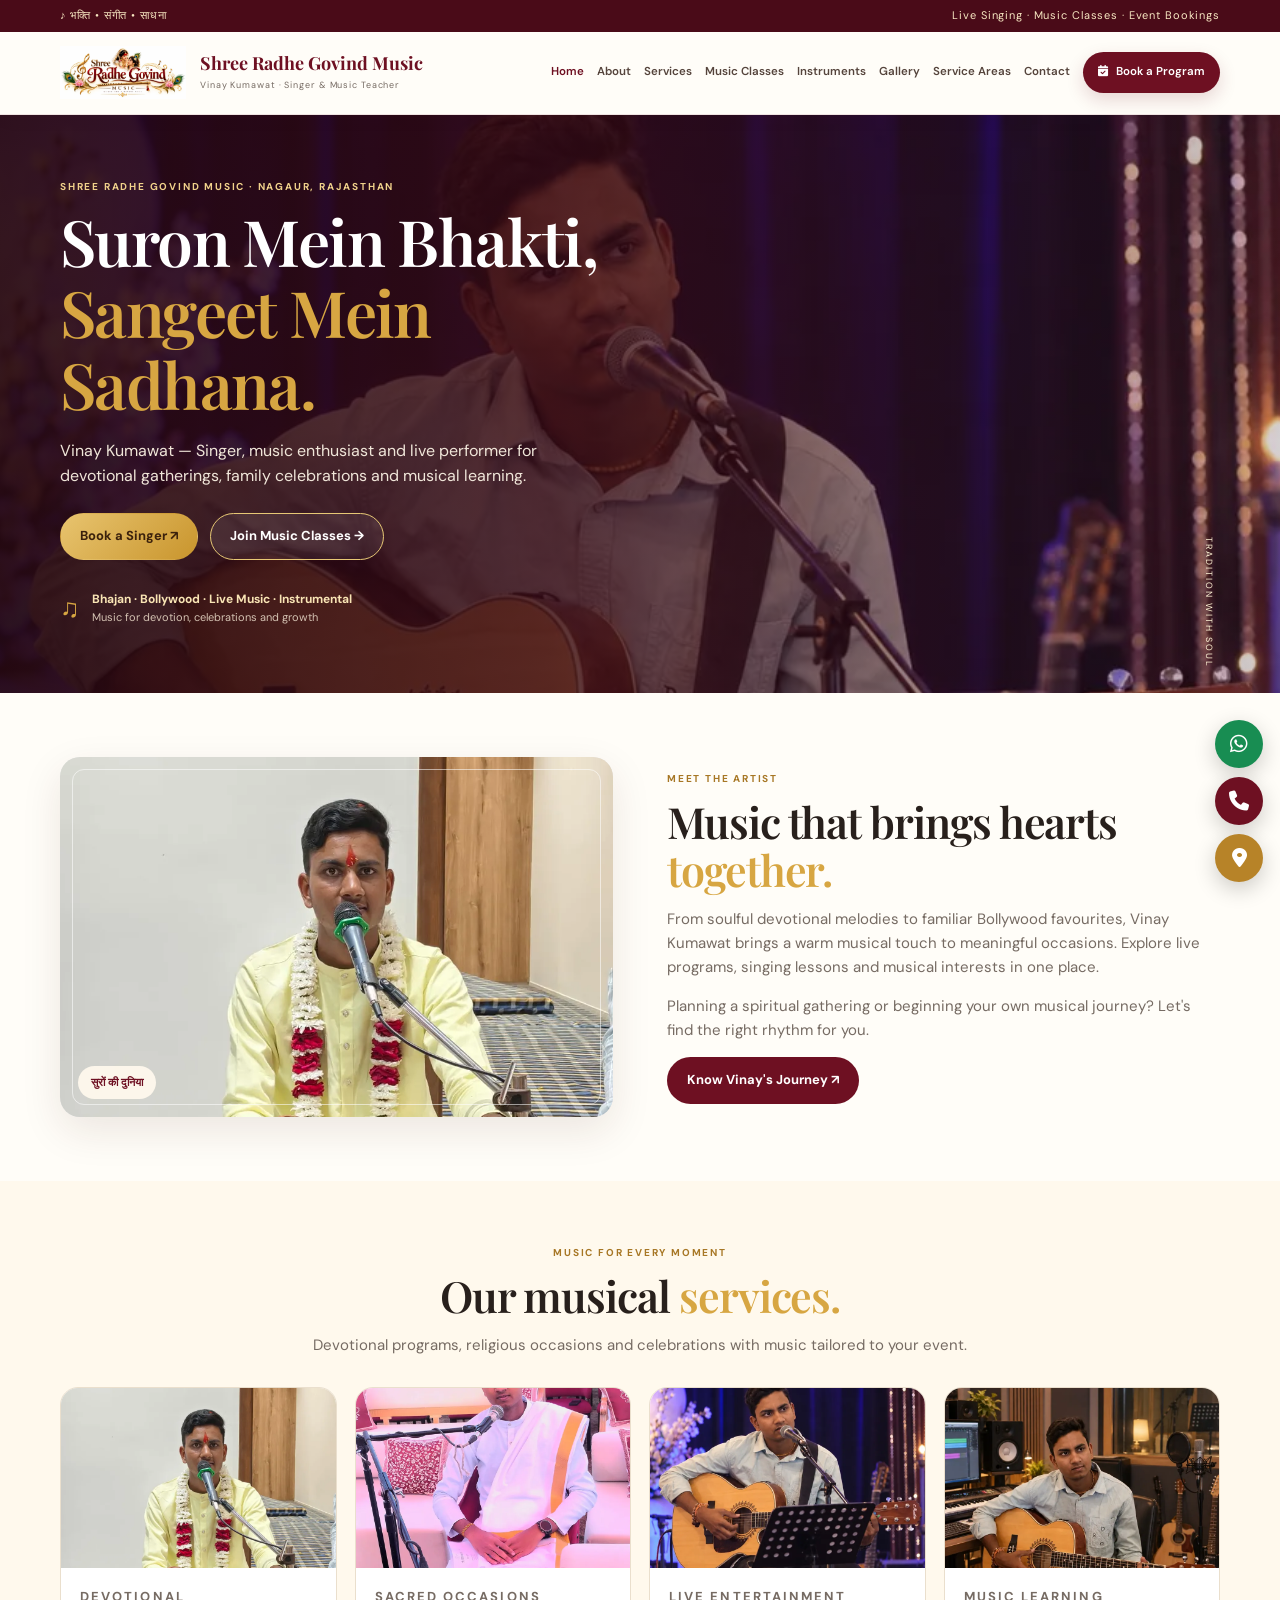
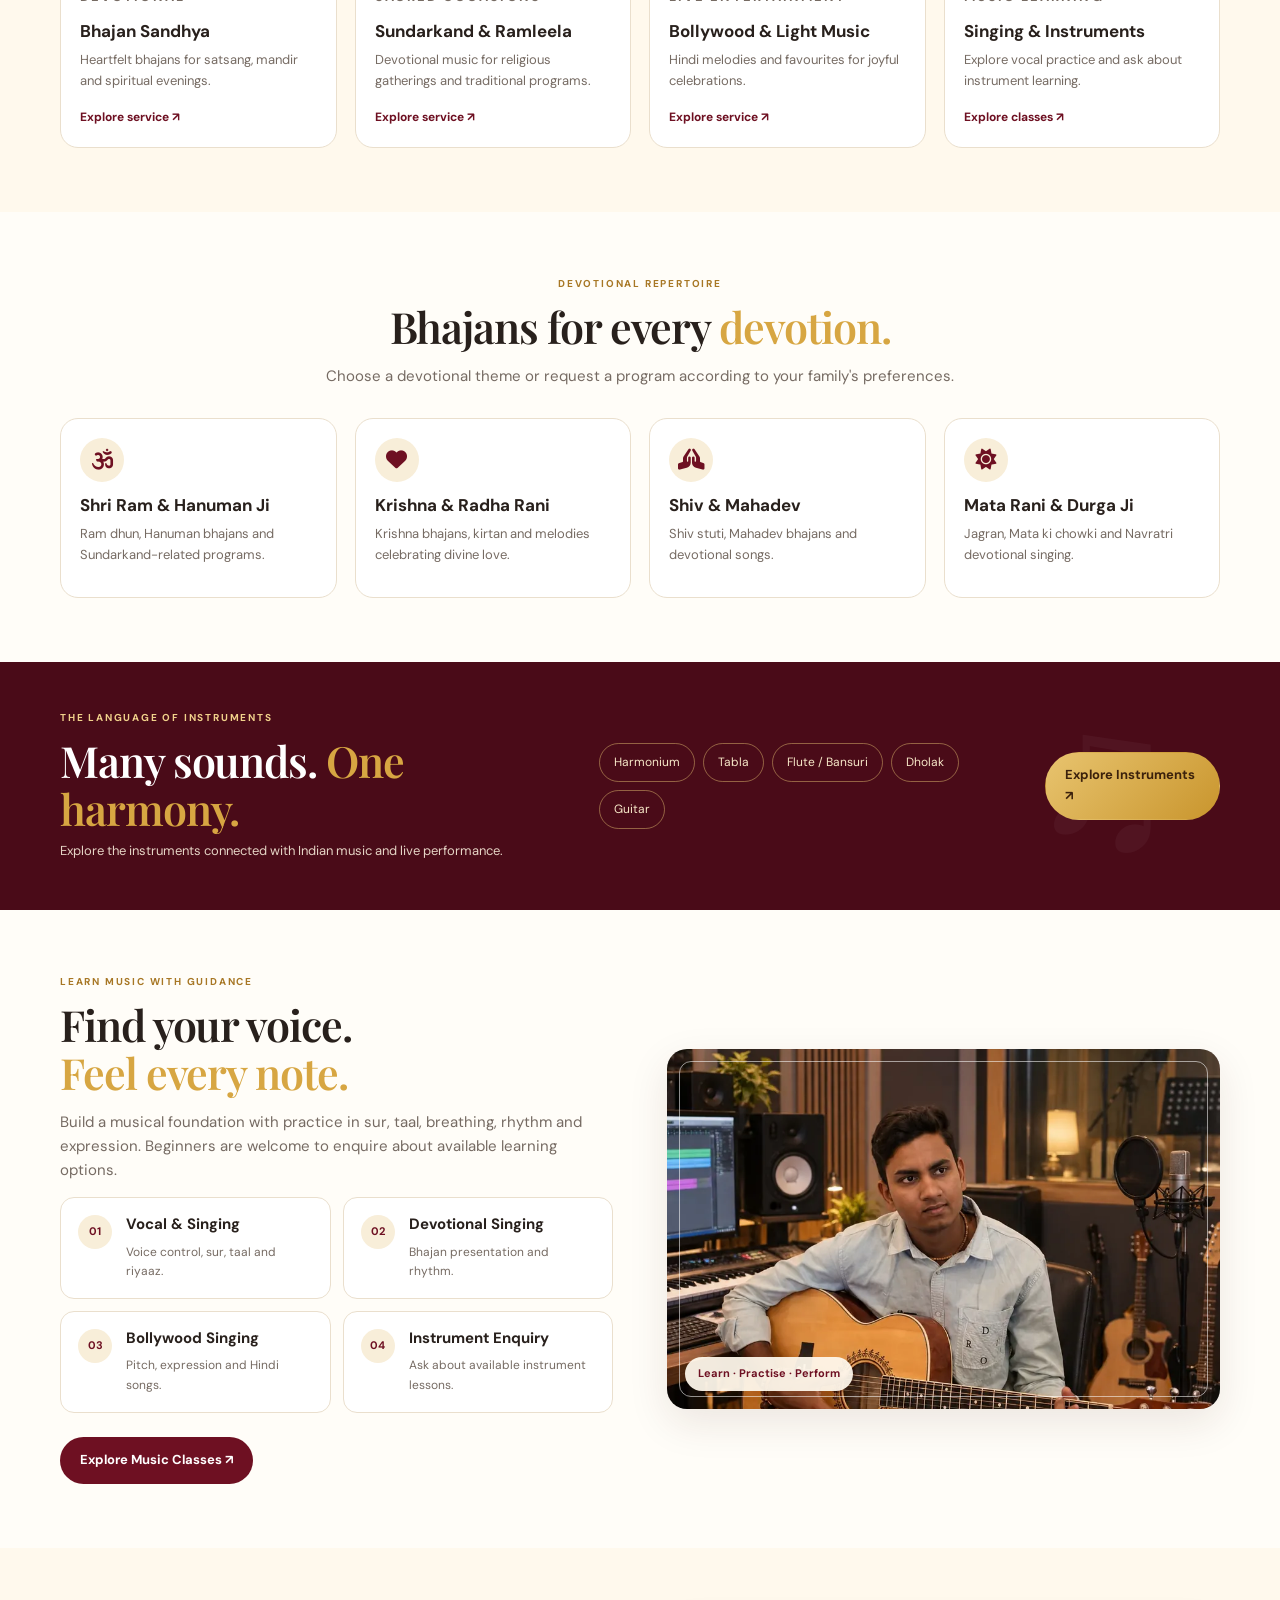
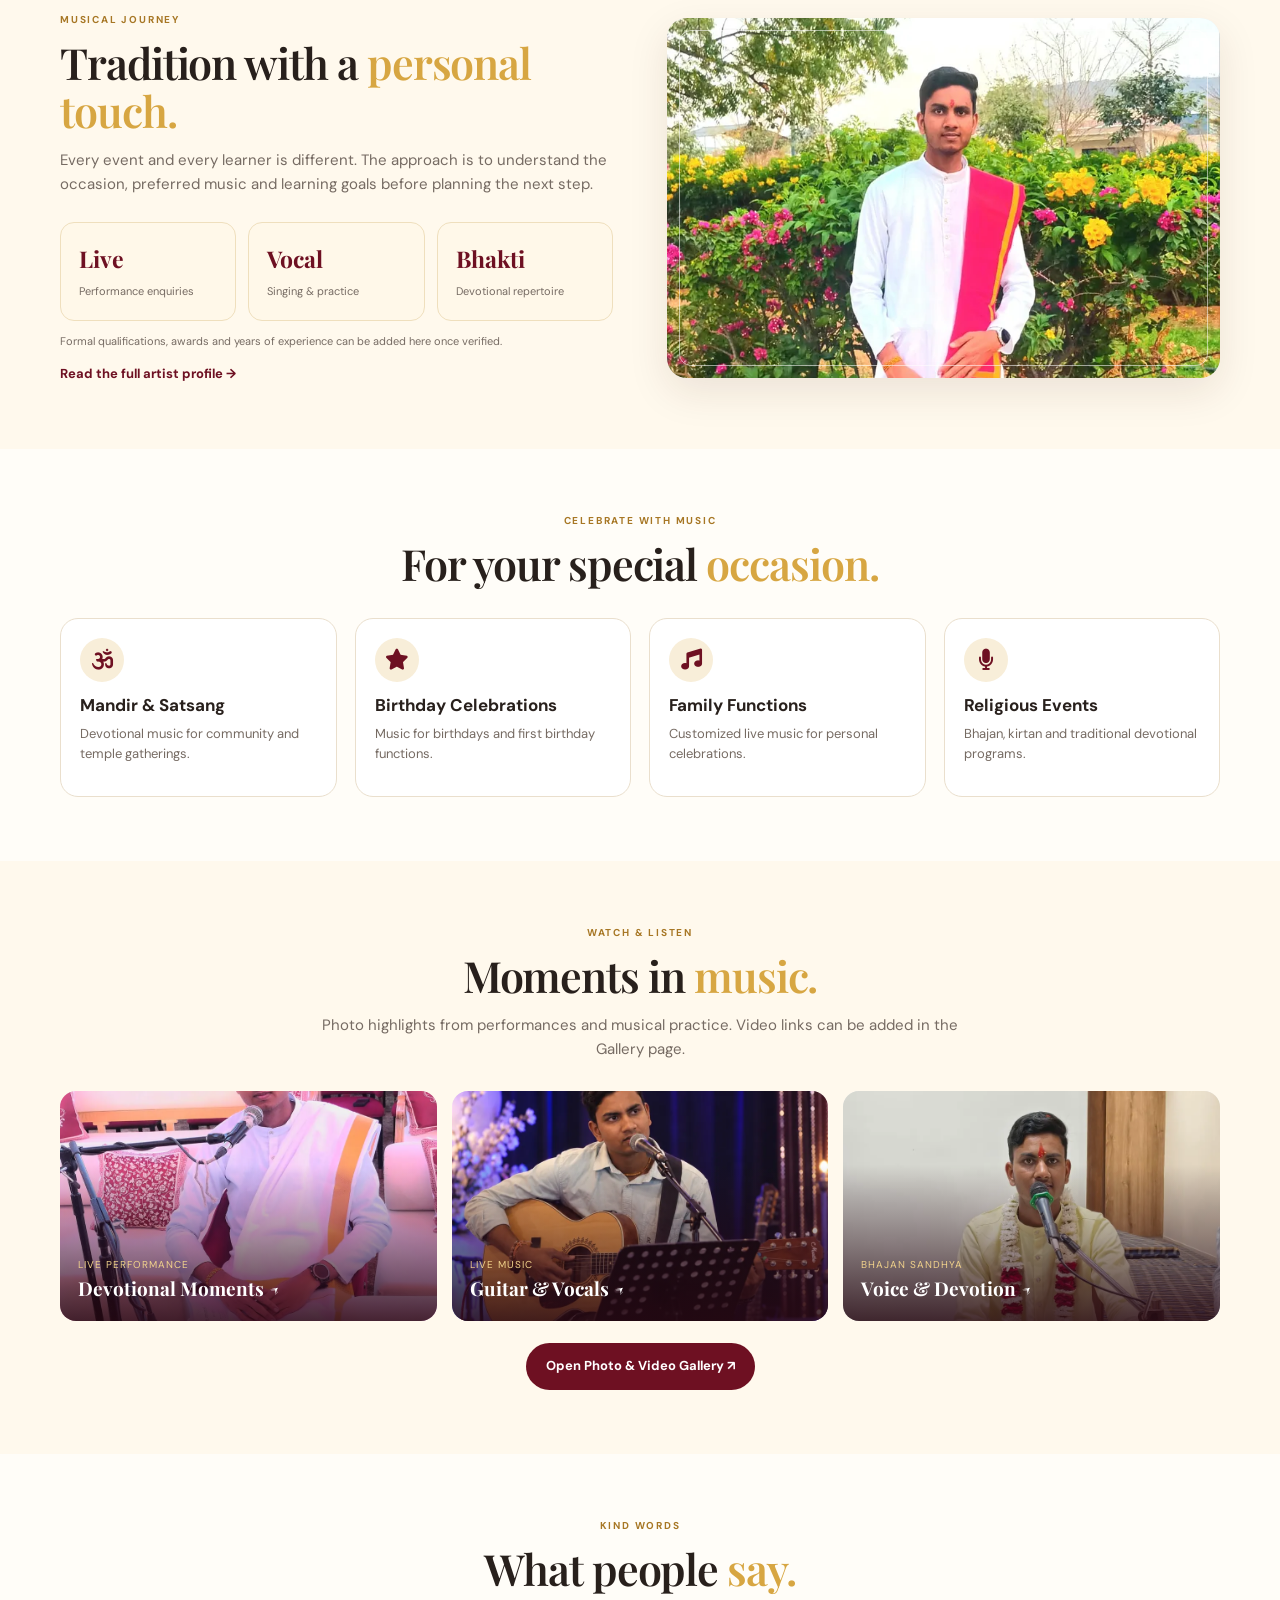
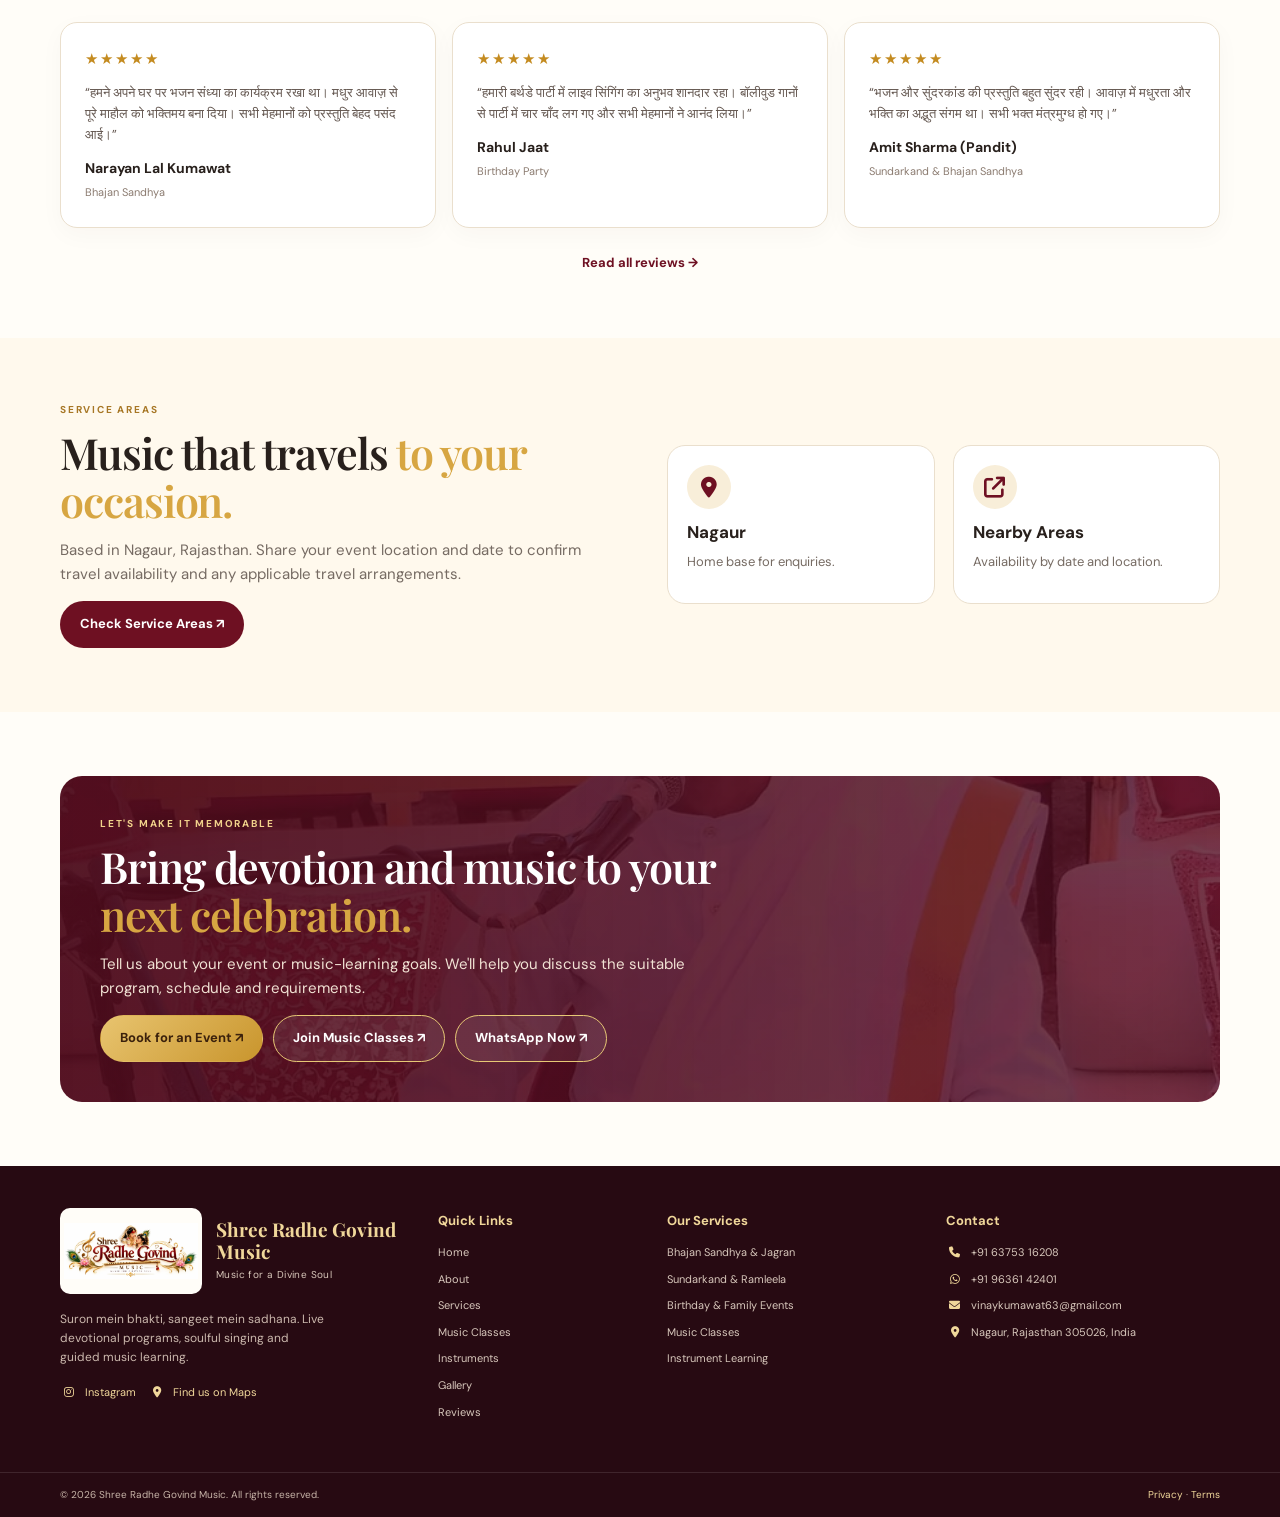
<file: index.html>
<!doctype html><html lang="en"><head><meta charset="utf-8"><meta name="viewport" content="width=device-width,initial-scale=1"><meta name="theme-color" content="#6e1022"><meta name="description" content="Vinay Kumawat — Shree Radhe Govind Music. Bhajan Sandhya, devotional singing, live music, Bollywood songs and music learning in Nagaur, Rajasthan."><link rel="icon" type="image/svg+xml" href="assets/favicon.svg"><link rel="stylesheet" href="https://cdnjs.cloudflare.com/ajax/libs/font-awesome/6.5.2/css/all.min.css"><link rel="stylesheet" href="style.css"><title>Home | Shree Radhe Govind Music</title></head><body><header id="site-header" class="site-header"></header><main><section class="hero"><div class="hero-bg"></div><div class="hero-content"><p class="eyebrow light">SHREE RADHE GOVIND MUSIC · NAGaur, RAJASTHAN</p><h1>Suron Mein Bhakti,<br><em>Sangeet Mein Sadhana.</em></h1><p class="hero-copy">Vinay Kumawat — Singer, music enthusiast and live performer for devotional gatherings, family celebrations and musical learning.</p><div class="hero-actions"><a class="btn btn-gold" href="contact.html#event-form">Book a Singer ↗</a><a class="btn btn-outline" href="classes.html">Join Music Classes →</a></div><div class="hero-note"><span class="note-icon">♫</span><span><b>Bhajan · Bollywood · Live Music · Instrumental</b><small>Music for devotion, celebrations and growth</small></span></div></div><div class="hero-side">TRADITION WITH SOUL</div></section>
<section class="section"><div class="wrap section-grid reveal"><div class="photo-frame"><img src="assets/images/performance-harmonium.webp" alt="Vinay Kumawat singing with harmonium" loading="lazy"><span class="photo-tag">सुरों की दुनिया</span></div><div><p class="eyebrow">MEET THE ARTIST</p><h2>Music that brings hearts <em>together.</em></h2><p class="muted">From soulful devotional melodies to familiar Bollywood favourites, Vinay Kumawat brings a warm musical touch to meaningful occasions. Explore live programs, singing lessons and musical interests in one place.</p><p class="muted">Planning a spiritual gathering or beginning your own musical journey? Let's find the right rhythm for you.</p><a class="btn btn-wine" href="about.html">Know Vinay's Journey ↗</a></div></div></section>
<section class="section section-tint"><div class="wrap"><div class="section-heading centered reveal"><p class="eyebrow">MUSIC FOR EVERY MOMENT</p><h2>Our musical <em>services.</em></h2><p class="muted">Devotional programs, religious occasions and celebrations with music tailored to your event.</p></div><div class="card-grid four"><article class="card reveal"><div class="card-image"><img src="assets/images/performance-harmonium.webp" alt="Singer with harmonium" loading="lazy"></div><div class="card-body"><p class="kicker">DEVOTIONAL</p><h3>Bhajan Sandhya</h3><p>Heartfelt bhajans for satsang, mandir and spiritual evenings.</p><a class="card-link" href="services.html#bhajan">Explore service ↗</a></div></article><article class="card reveal delay-1"><div class="card-image"><img src="assets/images/performance-stage.webp" alt="Singer performing at an event" loading="lazy"></div><div class="card-body"><p class="kicker">SACRED OCCASIONS</p><h3>Sundarkand & Ramleela</h3><p>Devotional music for religious gatherings and traditional programs.</p><a class="card-link" href="services.html#religious">Explore service ↗</a></div></article><article class="card reveal delay-2"><div class="card-image"><img src="assets/images/performance-guitar.webp" alt="Live guitar and vocal performance" loading="lazy"></div><div class="card-body"><p class="kicker">LIVE ENTERTAINMENT</p><h3>Bollywood & Light Music</h3><p>Hindi melodies and favourites for joyful celebrations.</p><a class="card-link" href="services.html#celebrations">Explore service ↗</a></div></article><article class="card reveal delay-3"><div class="card-image"><img src="assets/images/studio-guitar.webp" alt="Guitar music practice" loading="lazy"></div><div class="card-body"><p class="kicker">MUSIC LEARNING</p><h3>Singing & Instruments</h3><p>Explore vocal practice and ask about instrument learning.</p><a class="card-link" href="classes.html">Explore classes ↗</a></div></article></div></div></section>
<section class="section"><div class="wrap"><div class="section-heading centered reveal"><p class="eyebrow">DEVOTIONAL REPERTOIRE</p><h2>Bhajans for every <em>devotion.</em></h2><p class="muted">Choose a devotional theme or request a program according to your family's preferences.</p></div><div class="card-grid four"><article class="card card-body reveal"><div class="card-icon"><i class="fa-solid fa-om" aria-hidden="true"></i></div><h3>Shri Ram & Hanuman Ji</h3><p>Ram dhun, Hanuman bhajans and Sundarkand-related programs.</p></article><article class="card card-body reveal delay-1"><div class="card-icon"><i class="fa-solid fa-heart" aria-hidden="true"></i></div><h3>Krishna & Radha Rani</h3><p>Krishna bhajans, kirtan and melodies celebrating divine love.</p></article><article class="card card-body reveal delay-2"><div class="card-icon"><i class="fa-solid fa-hands-praying" aria-hidden="true"></i></div><h3>Shiv & Mahadev</h3><p>Shiv stuti, Mahadev bhajans and devotional songs.</p></article><article class="card card-body reveal delay-3"><div class="card-icon"><i class="fa-solid fa-sun" aria-hidden="true"></i></div><h3>Mata Rani & Durga Ji</h3><p>Jagran, Mata ki chowki and Navratri devotional singing.</p></article></div></div></section>
<section class="instrument-band"><div class="wrap instrument-inner reveal"><div><p class="eyebrow light">THE LANGUAGE OF INSTRUMENTS</p><h2>Many sounds. <em>One harmony.</em></h2><p style="color:#e5d4c5;font-size:13px;margin:9px 0 0">Explore the instruments connected with Indian music and live performance.</p></div><div class="instrument-pills"><span>Harmonium</span><span>Tabla</span><span>Flute / Bansuri</span><span>Dholak</span><span>Guitar</span></div><a class="btn btn-gold" href="instruments.html">Explore Instruments ↗</a></div></section>
<section class="section"><div class="wrap section-grid reveal"><div><p class="eyebrow">LEARN MUSIC WITH GUIDANCE</p><h2>Find your voice.<br><em>Feel every note.</em></h2><p class="muted">Build a musical foundation with practice in sur, taal, breathing, rhythm and expression. Beginners are welcome to enquire about available learning options.</p><div class="service-list"><div class="list-row"><span class="list-num">01</span><div><h3>Vocal & Singing</h3><p>Voice control, sur, taal and riyaaz.</p></div></div><div class="list-row"><span class="list-num">02</span><div><h3>Devotional Singing</h3><p>Bhajan presentation and rhythm.</p></div></div><div class="list-row"><span class="list-num">03</span><div><h3>Bollywood Singing</h3><p>Pitch, expression and Hindi songs.</p></div></div><div class="list-row"><span class="list-num">04</span><div><h3>Instrument Enquiry</h3><p>Ask about available instrument lessons.</p></div></div></div><br><a class="btn btn-wine" href="classes.html">Explore Music Classes ↗</a></div><div class="photo-frame"><img src="assets/images/studio-guitar.webp" alt="Music practice with guitar" loading="lazy"><span class="photo-tag">Learn · Practise · Perform</span></div></div></section>
<section class="section section-tint"><div class="wrap section-grid reveal"><div><p class="eyebrow">MUSICAL JOURNEY</p><h2>Tradition with a <em>personal touch.</em></h2><p class="muted">Every event and every learner is different. The approach is to understand the occasion, preferred music and learning goals before planning the next step.</p><div class="stats"><div class="stat"><b>Live</b><span>Performance enquiries</span></div><div class="stat"><b>Vocal</b><span>Singing & practice</span></div><div class="stat"><b>Bhakti</b><span>Devotional repertoire</span></div></div><p class="muted" style="font-size:11px;margin-top:12px">Formal qualifications, awards and years of experience can be added here once verified.</p><a class="text-link" href="about.html">Read the full artist profile →</a></div><div class="photo-frame"><img src="assets/images/portrait-traditional.webp" alt="Vinay Kumawat in traditional attire" loading="lazy"></div></div></section>
<section class="section"><div class="wrap"><div class="section-heading centered reveal"><p class="eyebrow">CELEBRATE WITH MUSIC</p><h2>For your special <em>occasion.</em></h2></div><div class="card-grid four"><article class="card card-body reveal"><div class="card-icon"><i class="fa-solid fa-om" aria-hidden="true"></i></div><h3>Mandir & Satsang</h3><p>Devotional music for community and temple gatherings.</p></article><article class="card card-body reveal delay-1"><div class="card-icon"><i class="fa-solid fa-star" aria-hidden="true"></i></div><h3>Birthday Celebrations</h3><p>Music for birthdays and first birthday functions.</p></article><article class="card card-body reveal delay-2"><div class="card-icon"><i class="fa-solid fa-music" aria-hidden="true"></i></div><h3>Family Functions</h3><p>Customized live music for personal celebrations.</p></article><article class="card card-body reveal delay-3"><div class="card-icon"><i class="fa-solid fa-microphone" aria-hidden="true"></i></div><h3>Religious Events</h3><p>Bhajan, kirtan and traditional devotional programs.</p></article></div></div></section>
<section class="section section-tint"><div class="wrap"><div class="section-heading centered reveal"><p class="eyebrow">WATCH & LISTEN</p><h2>Moments in <em>music.</em></h2><p class="muted">Photo highlights from performances and musical practice. Video links can be added in the Gallery page.</p></div><div class="gallery-grid"><a class="gallery-item reveal" href="gallery.html"><img src="assets/images/performance-stage.webp" alt="Singer at a live event" loading="lazy"><span class="gallery-overlay"><small>LIVE PERFORMANCE</small><b>Devotional Moments ↗</b></span></a><a class="gallery-item reveal delay-1" href="gallery.html"><img src="assets/images/performance-guitar.webp" alt="Guitar performance" loading="lazy"><span class="gallery-overlay"><small>LIVE MUSIC</small><b>Guitar & Vocals ↗</b></span></a><a class="gallery-item reveal delay-2" href="gallery.html"><img src="assets/images/performance-harmonium.webp" alt="Harmonium performance" loading="lazy"><span class="gallery-overlay"><small>BHAJAN SANDHYA</small><b>Voice & Devotion ↗</b></span></a></div><div class="centered" style="margin-top:22px"><a class="btn btn-wine" href="gallery.html">Open Photo & Video Gallery ↗</a></div></div></section>
<section class="section"><div class="wrap"><div class="section-heading centered reveal"><p class="eyebrow">KIND WORDS</p><h2>What people <em>say.</em></h2></div><div class="testimonial-grid"><article class="quote-card reveal"><div class="stars">★★★★★</div><p>“हमने अपने घर पर भजन संध्या का कार्यक्रम रखा था। मधुर आवाज़ से पूरे माहौल को भक्तिमय बना दिया। सभी मेहमानों को प्रस्तुति बेहद पसंद आई।”</p><h3>Narayan Lal Kumawat</h3><small>Bhajan Sandhya</small></article><article class="quote-card reveal delay-1"><div class="stars">★★★★★</div><p>“हमारी बर्थडे पार्टी में लाइव सिंगिंग का अनुभव शानदार रहा। बॉलीवुड गानों से पार्टी में चार चाँद लग गए और सभी मेहमानों ने आनंद लिया।”</p><h3>Rahul Jaat</h3><small>Birthday Party</small></article><article class="quote-card reveal delay-2"><div class="stars">★★★★★</div><p>“भजन और सुंदरकांड की प्रस्तुति बहुत सुंदर रही। आवाज़ में मधुरता और भक्ति का अद्भुत संगम था। सभी भक्त मंत्रमुग्ध हो गए।”</p><h3>Amit Sharma (Pandit)</h3><small>Sundarkand & Bhajan Sandhya</small></article></div><div class="centered" style="margin-top:22px"><a class="text-link" href="reviews.html">Read all reviews →</a></div></div></section>
<section class="section section-tint"><div class="wrap section-grid reveal"><div><p class="eyebrow">SERVICE AREAS</p><h2>Music that travels <em>to your occasion.</em></h2><p class="muted">Based in Nagaur, Rajasthan. Share your event location and date to confirm travel availability and any applicable travel arrangements.</p><a class="btn btn-wine" href="areas.html">Check Service Areas ↗</a></div><div class="card-grid" style="grid-template-columns:1fr 1fr"><article class="card card-body"><div class="card-icon"><i class="fa-solid fa-location-dot" aria-hidden="true"></i></div><h3>Nagaur</h3><p>Home base for enquiries.</p></article><article class="card card-body"><div class="card-icon"><i class="fa-solid fa-arrow-up-right-from-square" aria-hidden="true"></i></div><h3>Nearby Areas</h3><p>Availability by date and location.</p></article></div></div></section>
<section class="section"><div class="wrap"><div class="cta reveal"><p class="eyebrow light">LET'S MAKE IT MEMORABLE</p><h2>Bring devotion and music to your <em>next celebration.</em></h2><p>Tell us about your event or music-learning goals. We'll help you discuss the suitable program, schedule and requirements.</p><div class="cta-actions"><a class="btn btn-gold" href="contact.html#event-form">Book for an Event ↗</a><a class="btn btn-outline" href="contact.html#class-form">Join Music Classes ↗</a><a class="btn btn-outline" href="https://wa.me/919636142401" target="_blank">WhatsApp Now ↗</a></div></div></div></section></main><footer id="site-footer" class="site-footer"></footer><div id="floating-actions" class="floating-actions"></div><div class="mobile-bottom"><a class="call" href="tel:+916375316208"><i class="fa-solid fa-phone" aria-hidden="true"></i> Call Vinay</a><a class="wa" href="https://wa.me/919636142401" target="_blank" rel="noopener"><i class="fa-brands fa-whatsapp" aria-hidden="true"></i> WhatsApp</a></div><script src="config.js"></script><script src="common.js"></script></body></html>
</file>
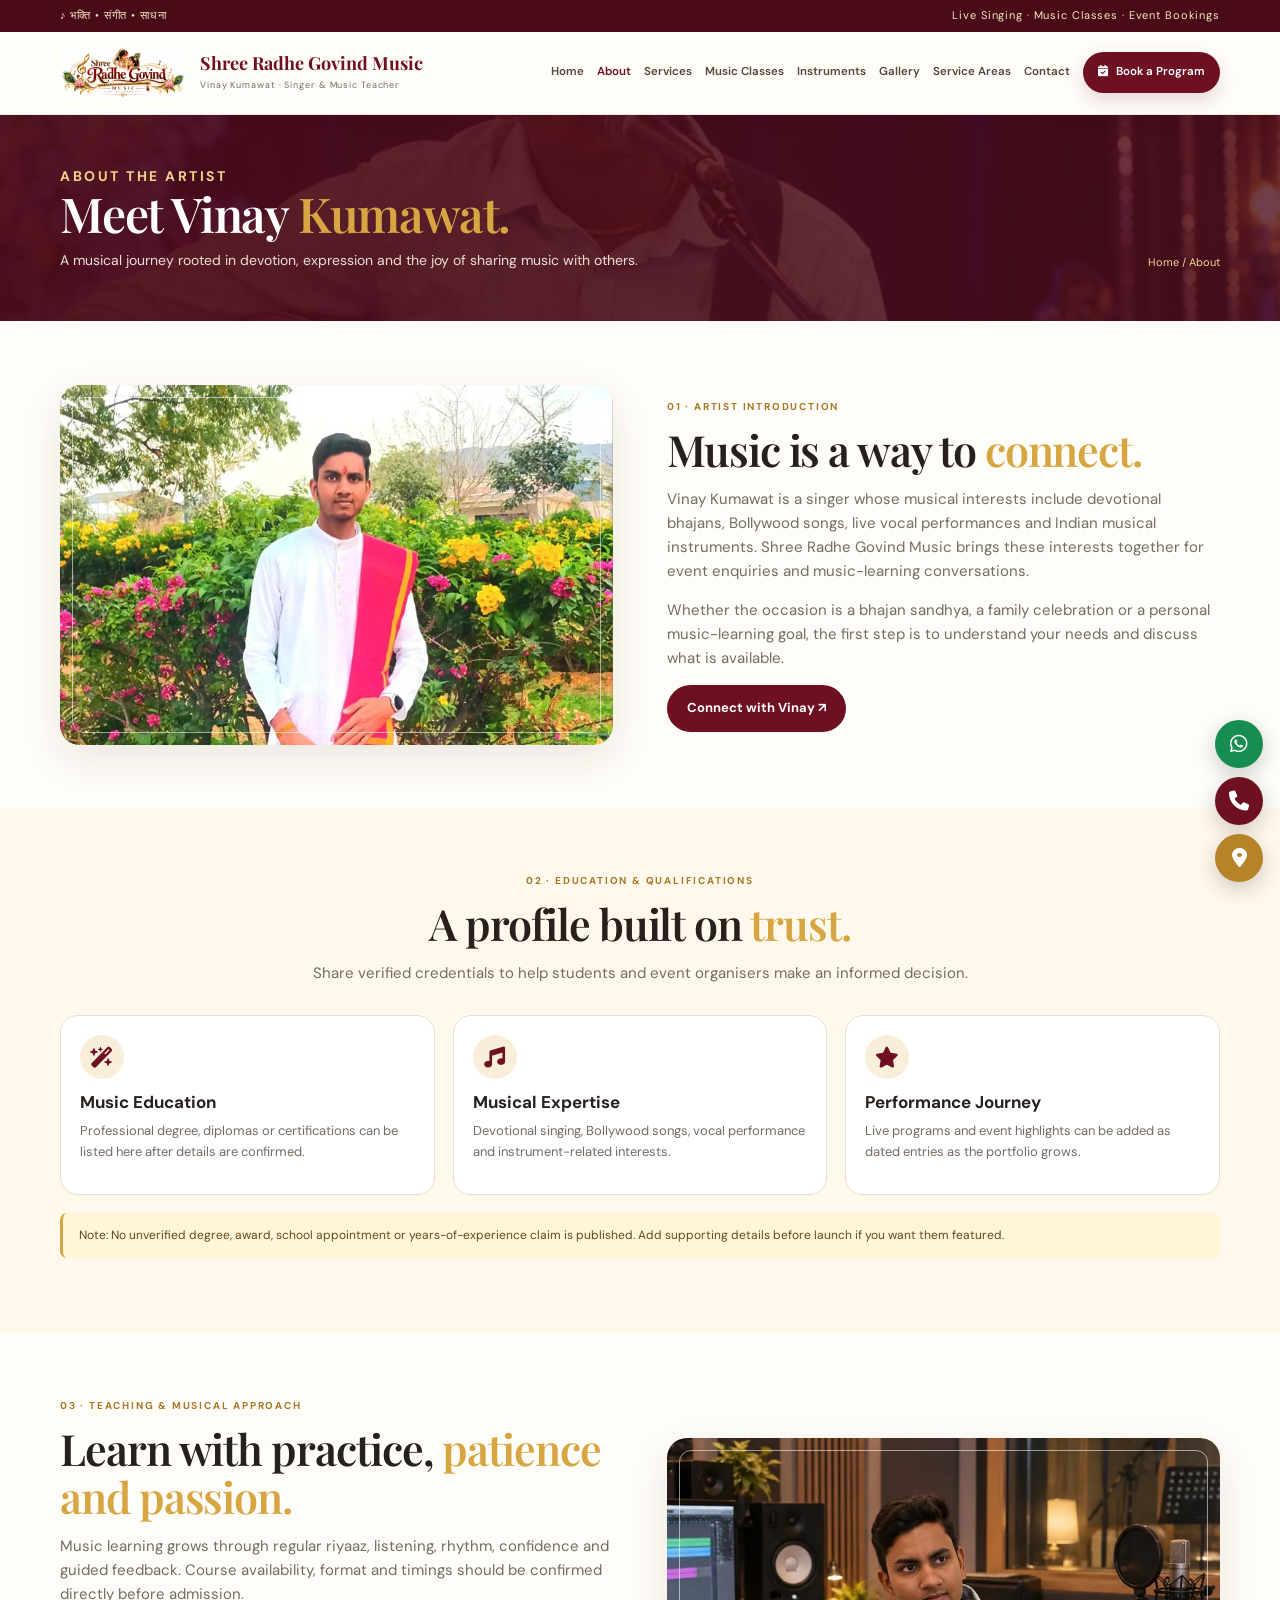
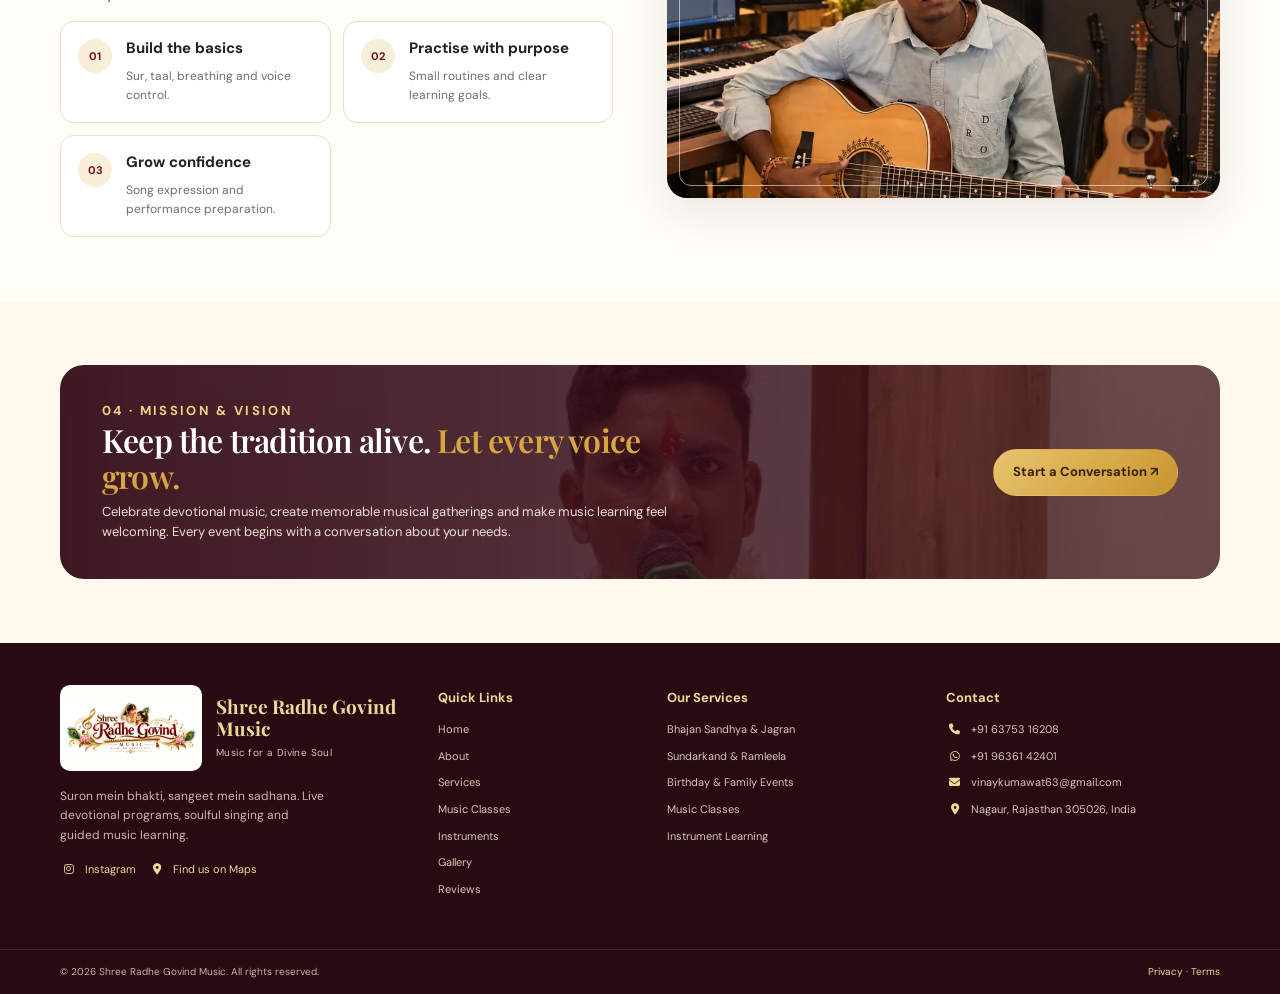
<file: about.html>
<!doctype html><html lang="en"><head><meta charset="utf-8"><meta name="viewport" content="width=device-width,initial-scale=1"><meta name="theme-color" content="#6e1022"><meta name="description" content="Vinay Kumawat — Shree Radhe Govind Music. Bhajan Sandhya, devotional singing, live music, Bollywood songs and music learning in Nagaur, Rajasthan."><link rel="icon" type="image/svg+xml" href="assets/favicon.svg"><link rel="stylesheet" href="https://cdnjs.cloudflare.com/ajax/libs/font-awesome/6.5.2/css/all.min.css"><link rel="stylesheet" href="style.css"><title>About Vinay Kumawat | Shree Radhe Govind Music</title></head><body><header id="site-header" class="site-header"></header><main><section class="page-hero"><div class="wrap"><div><p class="eyebrow light">ABOUT THE ARTIST</p><h1>Meet Vinay <em>Kumawat.</em></h1><p>A musical journey rooted in devotion, expression and the joy of sharing music with others.</p></div><span class="breadcrumb">Home / About</span></div></section><section class="section"><div class="wrap section-grid reveal"><div class="photo-frame"><img src="assets/images/portrait-traditional.webp" alt="Vinay Kumawat in traditional attire" loading="lazy"></div><div><p class="eyebrow">01 · ARTIST INTRODUCTION</p><h2>Music is a way to <em>connect.</em></h2><p class="muted">Vinay Kumawat is a singer whose musical interests include devotional bhajans, Bollywood songs, live vocal performances and Indian musical instruments. Shree Radhe Govind Music brings these interests together for event enquiries and music-learning conversations.</p><p class="muted">Whether the occasion is a bhajan sandhya, a family celebration or a personal music-learning goal, the first step is to understand your needs and discuss what is available.</p><a class="btn btn-wine" href="contact.html">Connect with Vinay ↗</a></div></div></section><section class="section section-tint"><div class="wrap"><div class="section-heading centered reveal"><p class="eyebrow">02 · EDUCATION & QUALIFICATIONS</p><h2>A profile built on <em>trust.</em></h2><p class="muted">Share verified credentials to help students and event organisers make an informed decision.</p></div><div class="card-grid"><article class="card card-body reveal"><div class="card-icon"><i class="fa-solid fa-wand-magic-sparkles" aria-hidden="true"></i></div><h3>Music Education</h3><p>Professional degree, diplomas or certifications can be listed here after details are confirmed.</p></article><article class="card card-body reveal delay-1"><div class="card-icon"><i class="fa-solid fa-music" aria-hidden="true"></i></div><h3>Musical Expertise</h3><p>Devotional singing, Bollywood songs, vocal performance and instrument-related interests.</p></article><article class="card card-body reveal delay-2"><div class="card-icon"><i class="fa-solid fa-star" aria-hidden="true"></i></div><h3>Performance Journey</h3><p>Live programs and event highlights can be added as dated entries as the portfolio grows.</p></article></div><p class="notice" style="margin-top:18px">Note: No unverified degree, award, school appointment or years-of-experience claim is published. Add supporting details before launch if you want them featured.</p></div></section><section class="section"><div class="wrap section-grid reveal"><div><p class="eyebrow">03 · TEACHING & MUSICAL APPROACH</p><h2>Learn with practice, <em>patience and passion.</em></h2><p class="muted">Music learning grows through regular riyaaz, listening, rhythm, confidence and guided feedback. Course availability, format and timings should be confirmed directly before admission.</p><div class="service-list"><div class="list-row"><span class="list-num">01</span><div><h3>Build the basics</h3><p>Sur, taal, breathing and voice control.</p></div></div><div class="list-row"><span class="list-num">02</span><div><h3>Practise with purpose</h3><p>Small routines and clear learning goals.</p></div></div><div class="list-row"><span class="list-num">03</span><div><h3>Grow confidence</h3><p>Song expression and performance preparation.</p></div></div></div></div><div class="photo-frame"><img src="assets/images/studio-guitar.webp" alt="Musical practice" loading="lazy"></div></div></section><section class="section section-tint"><div class="wrap"><div class="split-banner reveal"><div><p class="eyebrow light">04 · MISSION & VISION</p><h2>Keep the tradition alive. <em>Let every voice grow.</em></h2><p>Celebrate devotional music, create memorable musical gatherings and make music learning feel welcoming. Every event begins with a conversation about your needs.</p></div><a class="btn btn-gold" href="contact.html">Start a Conversation ↗</a></div></div></section></main><footer id="site-footer" class="site-footer"></footer><div id="floating-actions" class="floating-actions"></div><div class="mobile-bottom"><a class="call" href="tel:+916375316208"><i class="fa-solid fa-phone" aria-hidden="true"></i> Call Vinay</a><a class="wa" href="https://wa.me/919636142401" target="_blank" rel="noopener"><i class="fa-brands fa-whatsapp" aria-hidden="true"></i> WhatsApp</a></div><script src="config.js"></script><script src="common.js"></script></body></html>
</file>
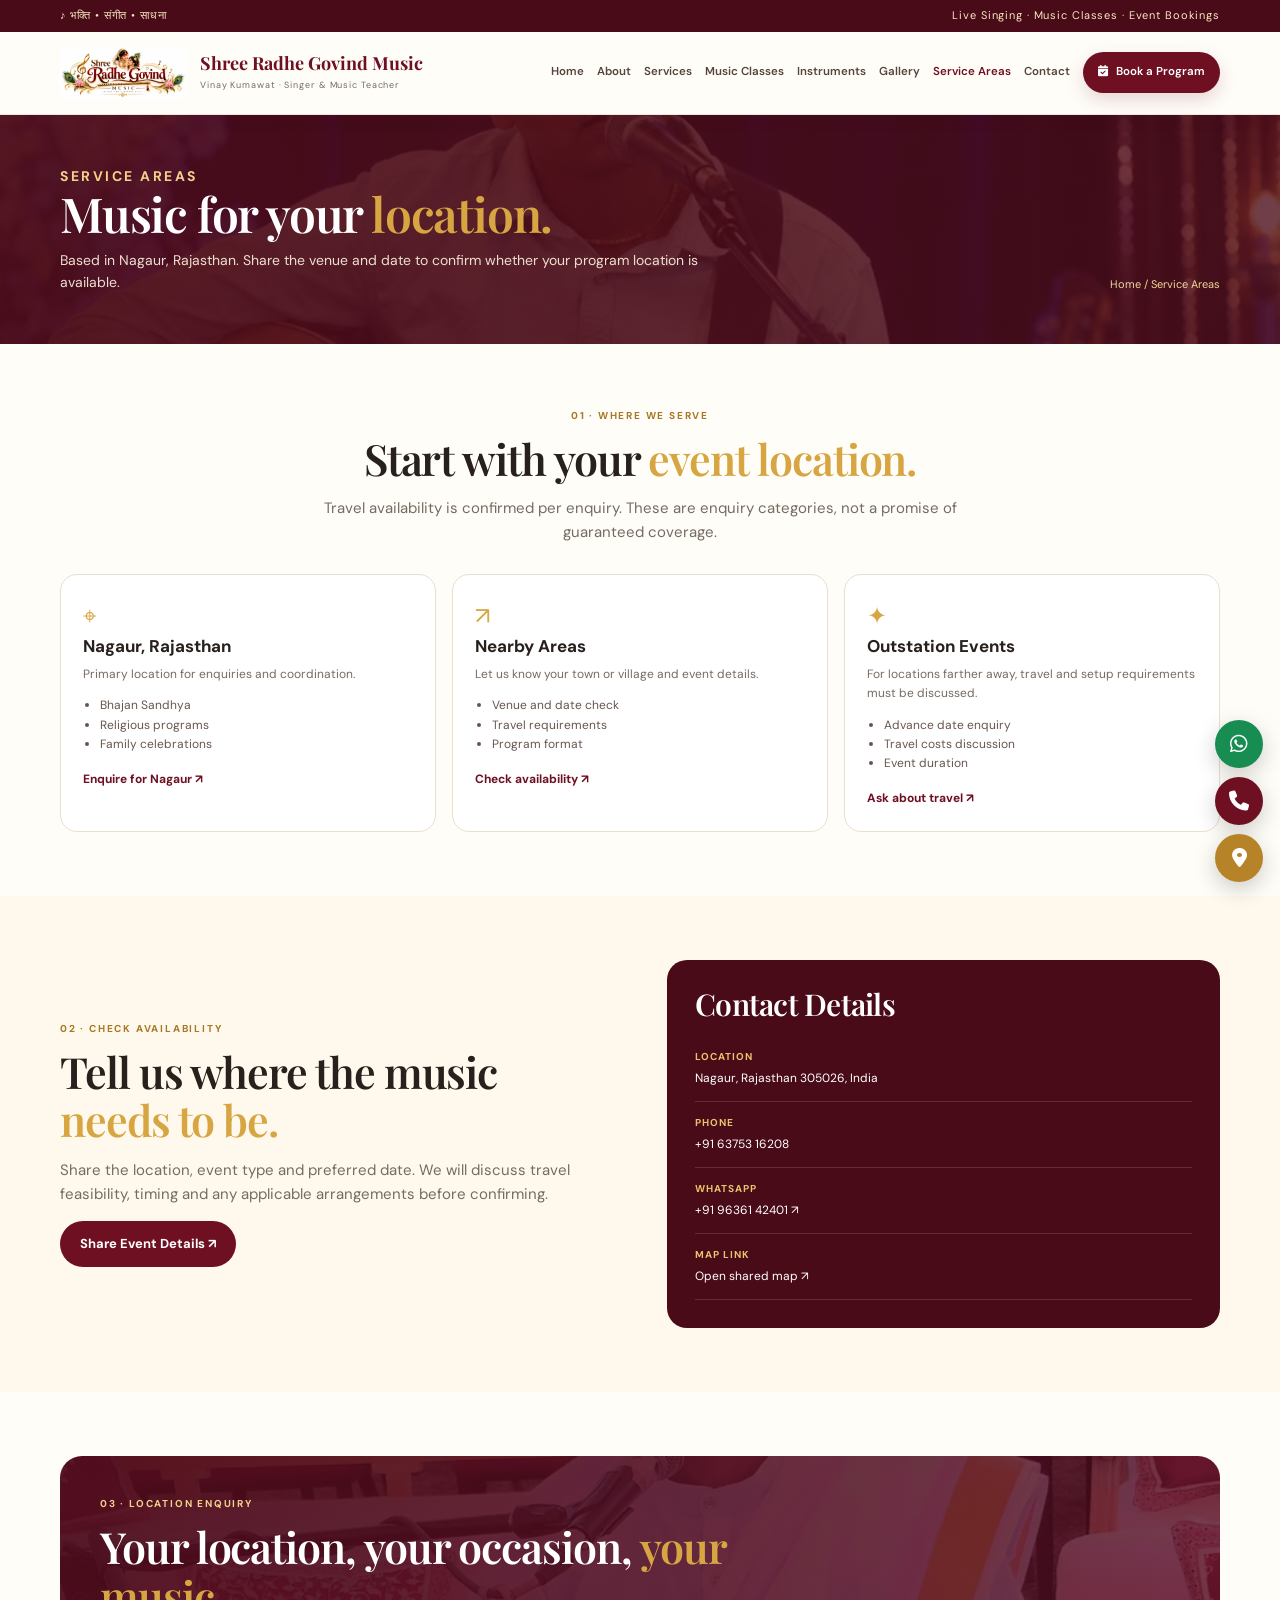
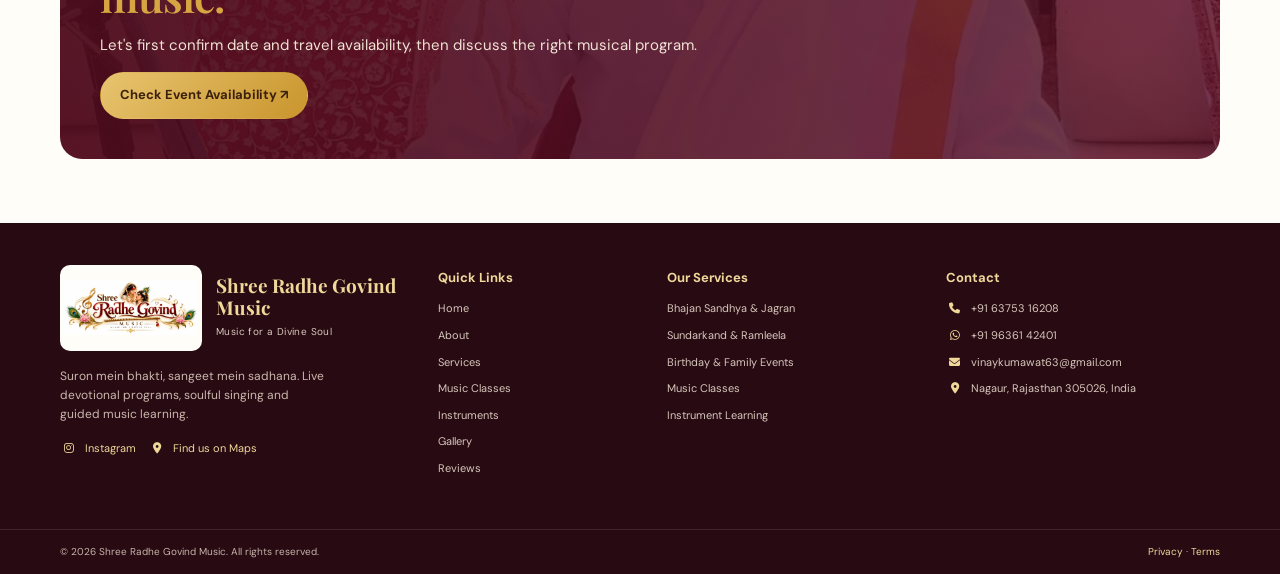
<file: areas.html>
<!doctype html><html lang="en"><head><meta charset="utf-8"><meta name="viewport" content="width=device-width,initial-scale=1"><meta name="theme-color" content="#6e1022"><meta name="description" content="Vinay Kumawat — Shree Radhe Govind Music. Bhajan Sandhya, devotional singing, live music, Bollywood songs and music learning in Nagaur, Rajasthan."><link rel="icon" type="image/svg+xml" href="assets/favicon.svg"><link rel="stylesheet" href="https://cdnjs.cloudflare.com/ajax/libs/font-awesome/6.5.2/css/all.min.css"><link rel="stylesheet" href="style.css"><title>Service Areas | Shree Radhe Govind Music</title></head><body><header id="site-header" class="site-header"></header><main><section class="page-hero"><div class="wrap"><div><p class="eyebrow light">SERVICE AREAS</p><h1>Music for your <em>location.</em></h1><p>Based in Nagaur, Rajasthan. Share the venue and date to confirm whether your program location is available.</p></div><span class="breadcrumb">Home / Service Areas</span></div></section><section class="section"><div class="wrap"><div class="section-heading centered reveal"><p class="eyebrow">01 · WHERE WE SERVE</p><h2>Start with your <em>event location.</em></h2><p class="muted">Travel availability is confirmed per enquiry. These are enquiry categories, not a promise of guaranteed coverage.</p></div><div class="area-tabs"><article class="area-card reveal"><span class="area-icon">⌖</span><h3>Nagaur, Rajasthan</h3><p>Primary location for enquiries and coordination.</p><ul><li>Bhajan Sandhya</li><li>Religious programs</li><li>Family celebrations</li></ul><a class="card-link" href="contact.html#event-form">Enquire for Nagaur ↗</a></article><article class="area-card reveal delay-1"><span class="area-icon">↗</span><h3>Nearby Areas</h3><p>Let us know your town or village and event details.</p><ul><li>Venue and date check</li><li>Travel requirements</li><li>Program format</li></ul><a class="card-link" href="contact.html#event-form">Check availability ↗</a></article><article class="area-card reveal delay-2"><span class="area-icon">✦</span><h3>Outstation Events</h3><p>For locations farther away, travel and setup requirements must be discussed.</p><ul><li>Advance date enquiry</li><li>Travel costs discussion</li><li>Event duration</li></ul><a class="card-link" href="contact.html#event-form">Ask about travel ↗</a></article></div></div></section><section class="section section-tint"><div class="wrap section-grid reveal"><div><p class="eyebrow">02 · CHECK AVAILABILITY</p><h2>Tell us where the music <em>needs to be.</em></h2><p class="muted">Share the location, event type and preferred date. We will discuss travel feasibility, timing and any applicable arrangements before confirming.</p><a class="btn btn-wine" href="contact.html#event-form">Share Event Details ↗</a></div><div class="contact-panel"><h2>Contact Details</h2><div class="contact-line"><b>Location</b><span data-location></span></div><div class="contact-line"><b>Phone</b><a data-phone href="#"></a></div><div class="contact-line"><b>WhatsApp</b><a href="https://wa.me/919636142401">+91 96361 42401 ↗</a></div><div class="contact-line"><b>Map Link</b><a href="https://share.google/hqUYxceWU4VD35Dah" target="_blank">Open shared map ↗</a></div></div></div></section><section class="section"><div class="wrap"><div class="cta reveal"><p class="eyebrow light">03 · LOCATION ENQUIRY</p><h2>Your location, your occasion, <em>your music.</em></h2><p>Let's first confirm date and travel availability, then discuss the right musical program.</p><a class="btn btn-gold" href="contact.html#event-form">Check Event Availability ↗</a></div></div></section></main><footer id="site-footer" class="site-footer"></footer><div id="floating-actions" class="floating-actions"></div><div class="mobile-bottom"><a class="call" href="tel:+916375316208"><i class="fa-solid fa-phone" aria-hidden="true"></i> Call Vinay</a><a class="wa" href="https://wa.me/919636142401" target="_blank" rel="noopener"><i class="fa-brands fa-whatsapp" aria-hidden="true"></i> WhatsApp</a></div><script src="config.js"></script><script src="common.js"></script></body></html>
</file>
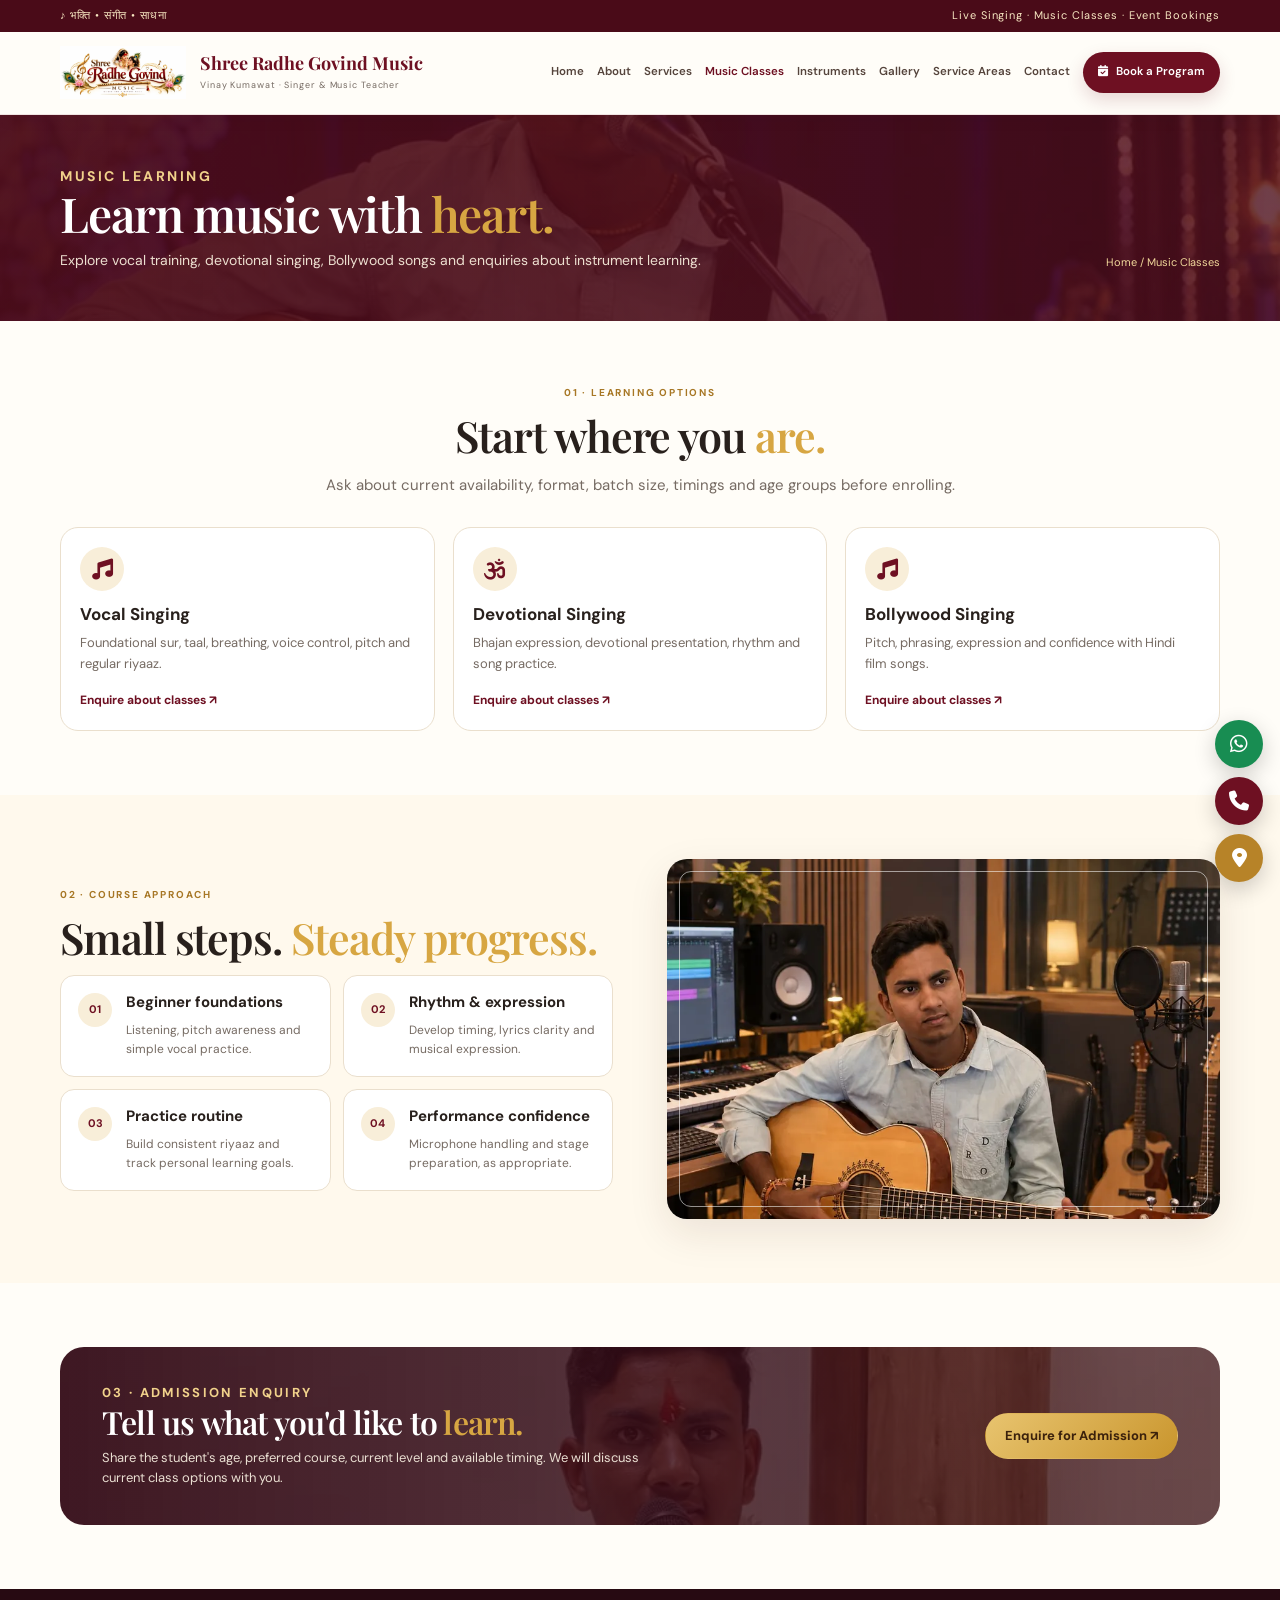
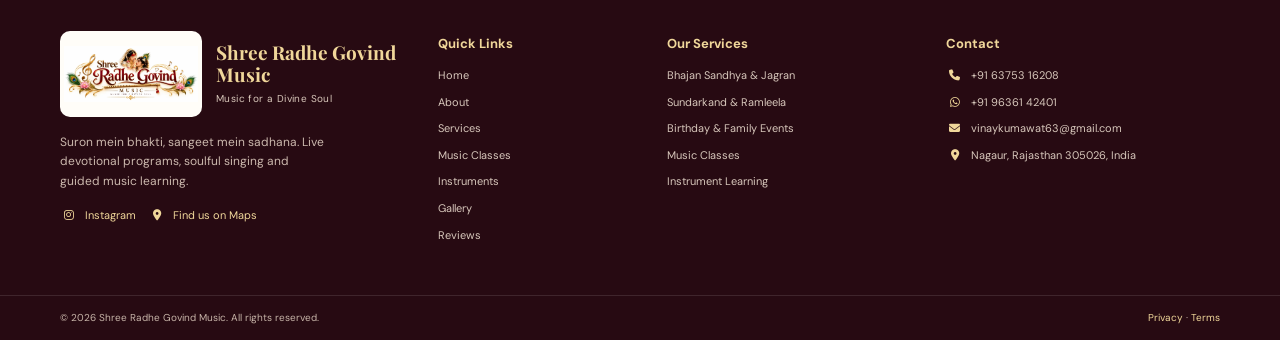
<file: classes.html>
<!doctype html><html lang="en"><head><meta charset="utf-8"><meta name="viewport" content="width=device-width,initial-scale=1"><meta name="theme-color" content="#6e1022"><meta name="description" content="Vinay Kumawat — Shree Radhe Govind Music. Bhajan Sandhya, devotional singing, live music, Bollywood songs and music learning in Nagaur, Rajasthan."><link rel="icon" type="image/svg+xml" href="assets/favicon.svg"><link rel="stylesheet" href="https://cdnjs.cloudflare.com/ajax/libs/font-awesome/6.5.2/css/all.min.css"><link rel="stylesheet" href="style.css"><title>Music Classes | Shree Radhe Govind Music</title></head><body><header id="site-header" class="site-header"></header><main><section class="page-hero"><div class="wrap"><div><p class="eyebrow light">MUSIC LEARNING</p><h1>Learn music with <em>heart.</em></h1><p>Explore vocal training, devotional singing, Bollywood songs and enquiries about instrument learning.</p></div><span class="breadcrumb">Home / Music Classes</span></div></section><section class="section"><div class="wrap"><div class="section-heading centered reveal"><p class="eyebrow">01 · LEARNING OPTIONS</p><h2>Start where you <em>are.</em></h2><p class="muted">Ask about current availability, format, batch size, timings and age groups before enrolling.</p></div><div class="card-grid"><article class="card card-body reveal"><div class="card-icon"><i class="fa-solid fa-music" aria-hidden="true"></i></div><h3>Vocal Singing</h3><p>Foundational sur, taal, breathing, voice control, pitch and regular riyaaz.</p><a class="card-link" href="contact.html#class-form">Enquire about classes ↗</a></article><article class="card card-body reveal delay-1"><div class="card-icon"><i class="fa-solid fa-om" aria-hidden="true"></i></div><h3>Devotional Singing</h3><p>Bhajan expression, devotional presentation, rhythm and song practice.</p><a class="card-link" href="contact.html#class-form">Enquire about classes ↗</a></article><article class="card card-body reveal delay-2"><div class="card-icon"><i class="fa-solid fa-music" aria-hidden="true"></i></div><h3>Bollywood Singing</h3><p>Pitch, phrasing, expression and confidence with Hindi film songs.</p><a class="card-link" href="contact.html#class-form">Enquire about classes ↗</a></article></div></div></section><section class="section section-tint"><div class="wrap section-grid reveal"><div><p class="eyebrow">02 · COURSE APPROACH</p><h2>Small steps. <em>Steady progress.</em></h2><div class="service-list"><div class="list-row"><span class="list-num">01</span><div><h3>Beginner foundations</h3><p>Listening, pitch awareness and simple vocal practice.</p></div></div><div class="list-row"><span class="list-num">02</span><div><h3>Rhythm & expression</h3><p>Develop timing, lyrics clarity and musical expression.</p></div></div><div class="list-row"><span class="list-num">03</span><div><h3>Practice routine</h3><p>Build consistent riyaaz and track personal learning goals.</p></div></div><div class="list-row"><span class="list-num">04</span><div><h3>Performance confidence</h3><p>Microphone handling and stage preparation, as appropriate.</p></div></div></div></div><div class="photo-frame"><img src="assets/images/studio-guitar.webp" alt="Music practice space" loading="lazy"></div></div></section><section class="section"><div class="wrap"><div class="split-banner reveal"><div><p class="eyebrow light">03 · ADMISSION ENQUIRY</p><h2>Tell us what you'd like to <em>learn.</em></h2><p>Share the student's age, preferred course, current level and available timing. We will discuss current class options with you.</p></div><a class="btn btn-gold" href="contact.html#class-form">Enquire for Admission ↗</a></div></div></section></main><footer id="site-footer" class="site-footer"></footer><div id="floating-actions" class="floating-actions"></div><div class="mobile-bottom"><a class="call" href="tel:+916375316208"><i class="fa-solid fa-phone" aria-hidden="true"></i> Call Vinay</a><a class="wa" href="https://wa.me/919636142401" target="_blank" rel="noopener"><i class="fa-brands fa-whatsapp" aria-hidden="true"></i> WhatsApp</a></div><script src="config.js"></script><script src="common.js"></script></body></html>
</file>
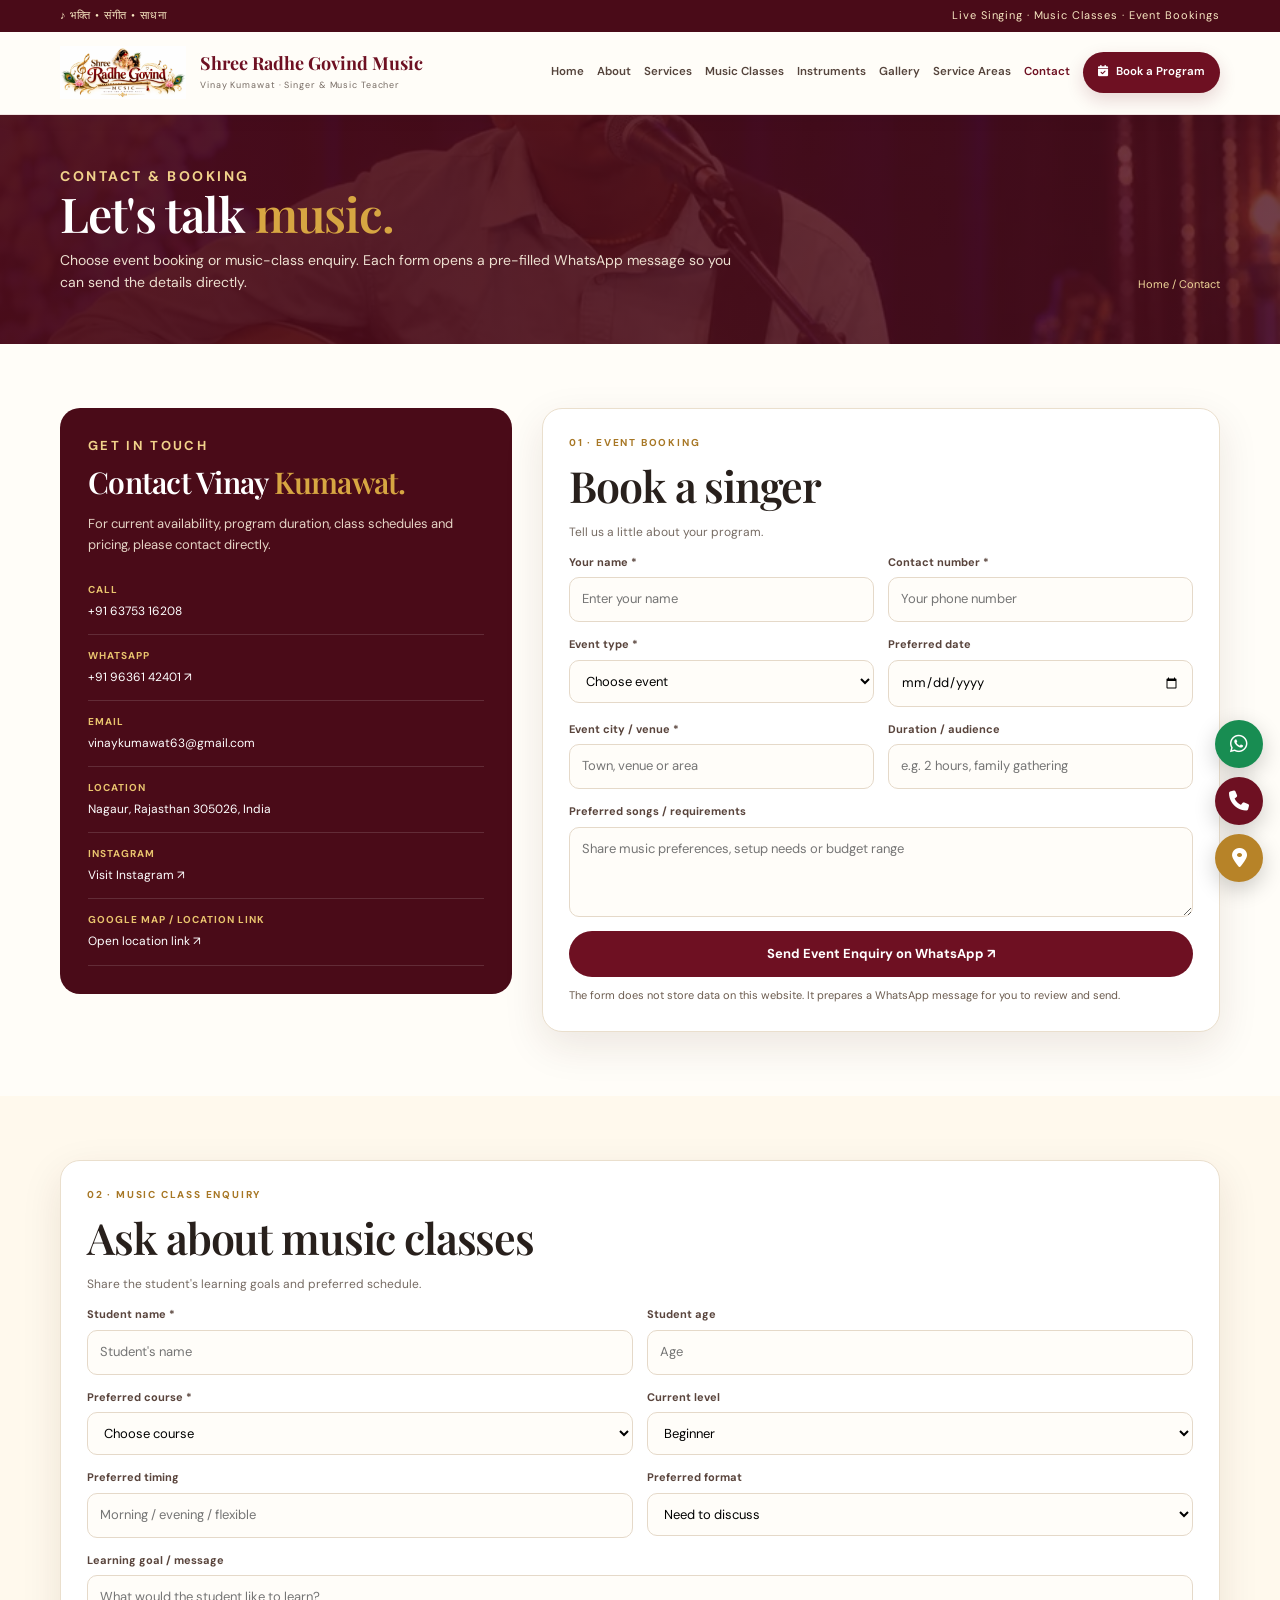
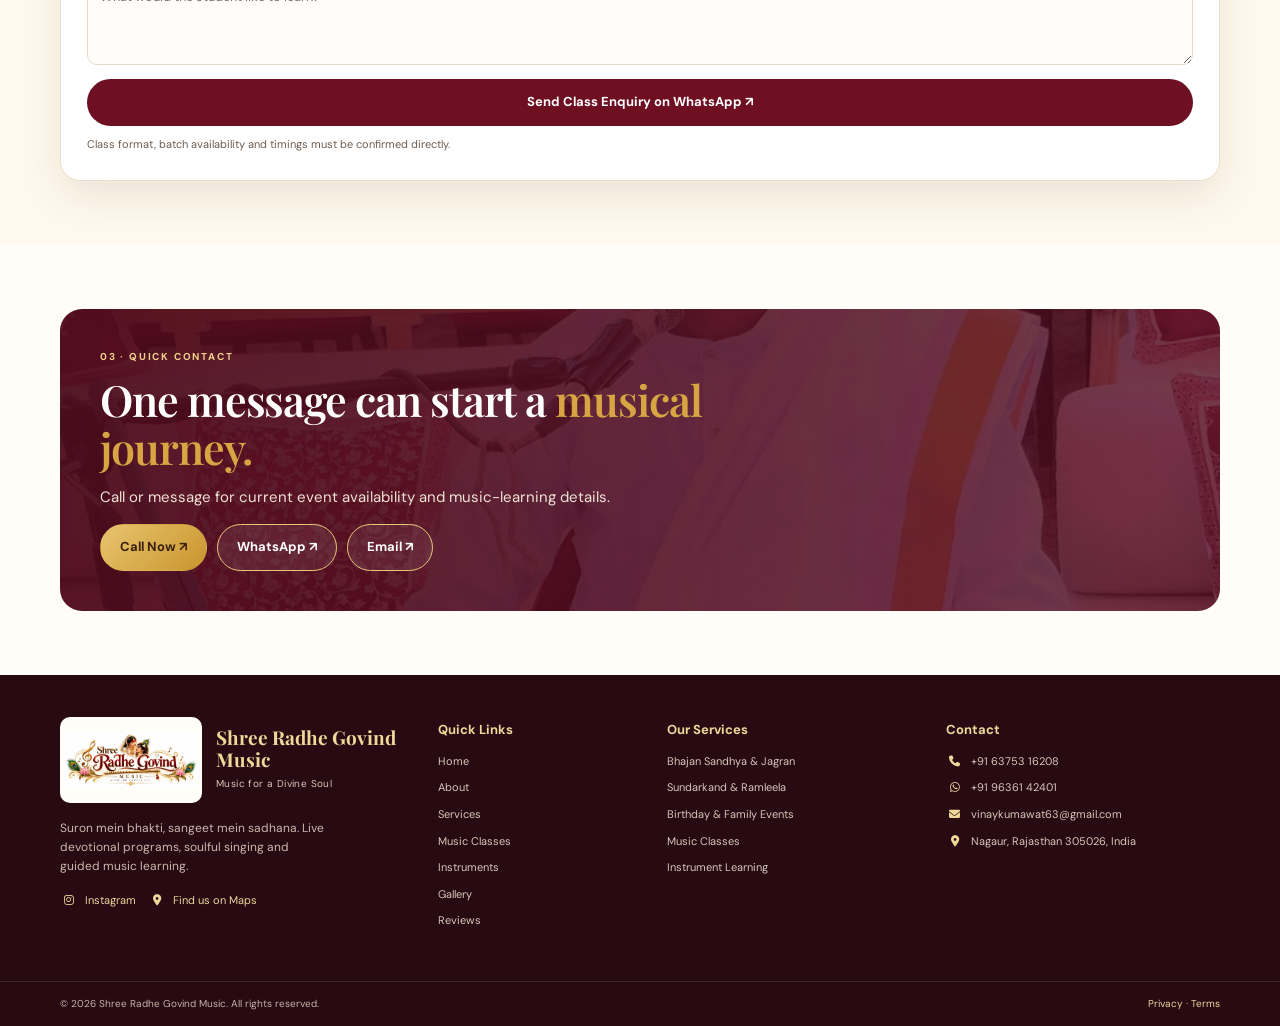
<file: contact.html>
<!doctype html><html lang="en"><head><meta charset="utf-8"><meta name="viewport" content="width=device-width,initial-scale=1"><meta name="theme-color" content="#6e1022"><meta name="description" content="Vinay Kumawat — Shree Radhe Govind Music. Bhajan Sandhya, devotional singing, live music, Bollywood songs and music learning in Nagaur, Rajasthan."><link rel="icon" type="image/svg+xml" href="assets/favicon.svg"><link rel="stylesheet" href="https://cdnjs.cloudflare.com/ajax/libs/font-awesome/6.5.2/css/all.min.css"><link rel="stylesheet" href="style.css"><title>Contact & Booking | Shree Radhe Govind Music</title></head><body><header id="site-header" class="site-header"></header><main><section class="page-hero"><div class="wrap"><div><p class="eyebrow light">CONTACT & BOOKING</p><h1>Let's talk <em>music.</em></h1><p>Choose event booking or music-class enquiry. Each form opens a pre-filled WhatsApp message so you can send the details directly.</p></div><span class="breadcrumb">Home / Contact</span></div></section><section class="section"><div class="wrap form-shell"><aside class="contact-panel reveal"><p class="eyebrow light">GET IN TOUCH</p><h2>Contact Vinay <em>Kumawat.</em></h2><p>For current availability, program duration, class schedules and pricing, please contact directly.</p><div class="contact-line"><b>Call</b><a data-phone href="#"></a></div><div class="contact-line"><b>WhatsApp</b><a href="https://wa.me/919636142401">+91 96361 42401 ↗</a></div><div class="contact-line"><b>Email</b><a data-email href="#"></a></div><div class="contact-line"><b>Location</b><span data-location></span></div><div class="contact-line"><b>Instagram</b><a data-instagram href="#" target="_blank" rel="noopener">Visit Instagram ↗</a></div><div class="contact-line"><b>Google Map / Location Link</b><a href="https://share.google/hqUYxceWU4VD35Dah" target="_blank" rel="noopener">Open location link ↗</a></div></aside><div class="form-card reveal delay-1" id="event-form"><p class="eyebrow">01 · EVENT BOOKING</p><h2>Book a singer</h2><p class="muted" style="font-size:12px">Tell us a little about your program.</p><form data-whatsapp-form><div class="form-grid"><div class="field"><label for="event-name">Your name *</label><input id="event-name" name="Name" required placeholder="Enter your name"></div><div class="field"><label for="event-phone">Contact number *</label><input id="event-phone" name="Contact number" required type="tel" placeholder="Your phone number"></div><div class="field"><label for="event-type">Event type *</label><select id="event-type" name="Event type" required><option value="">Choose event</option><option>Bhajan Sandhya</option><option>Jagran / Mata Ki Chowki</option><option>Sundarkand / Ramleela</option><option>Krishna Bhajan / Kirtan</option><option>Birthday / Family Function</option><option>Bollywood / Live Music</option><option>Other</option></select></div><div class="field"><label for="event-date">Preferred date</label><input id="event-date" name="Preferred date" type="date"></div><div class="field"><label for="event-city">Event city / venue *</label><input id="event-city" name="Event city / venue" required placeholder="Town, venue or area"></div><div class="field"><label for="event-duration">Duration / audience</label><input id="event-duration" name="Duration / audience" placeholder="e.g. 2 hours, family gathering"></div><div class="field full"><label for="event-details">Preferred songs / requirements</label><textarea id="event-details" name="Preferred songs / requirements" placeholder="Share music preferences, setup needs or budget range"></textarea></div><div class="field full"><button class="btn btn-wine" type="submit">Send Event Enquiry on WhatsApp ↗</button></div></div><p class="form-note">The form does not store data on this website. It prepares a WhatsApp message for you to review and send.</p></form></div></div></section><section class="section section-tint"><div class="wrap form-card reveal" id="class-form"><p class="eyebrow">02 · MUSIC CLASS ENQUIRY</p><h2>Ask about music classes</h2><p class="muted" style="font-size:12px">Share the student's learning goals and preferred schedule.</p><form data-whatsapp-form><div class="form-grid"><div class="field"><label for="student-name">Student name *</label><input id="student-name" name="Student name" required placeholder="Student's name"></div><div class="field"><label for="student-age">Student age</label><input id="student-age" name="Student age" type="number" min="3" max="100" placeholder="Age"></div><div class="field"><label for="course">Preferred course *</label><select id="course" name="Preferred course" required><option value="">Choose course</option><option>Vocal Singing</option><option>Devotional Singing</option><option>Bollywood Singing</option><option>Harmonium</option><option>Tabla</option><option>Flute / Bansuri</option><option>Dholak</option><option>Guitar</option><option>Not sure yet</option></select></div><div class="field"><label for="level">Current level</label><select id="level" name="Current level"><option>Beginner</option><option>Some experience</option><option>Intermediate</option><option>Advanced</option></select></div><div class="field"><label for="class-timing">Preferred timing</label><input id="class-timing" name="Preferred timing" placeholder="Morning / evening / flexible"></div><div class="field"><label for="class-format">Preferred format</label><select id="class-format" name="Preferred format"><option>Need to discuss</option><option>Offline</option><option>Online</option><option>Individual</option><option>Group</option></select></div><div class="field full"><label for="class-goal">Learning goal / message</label><textarea id="class-goal" name="Learning goal / message" placeholder="What would the student like to learn?"></textarea></div><div class="field full"><button class="btn btn-wine" type="submit">Send Class Enquiry on WhatsApp ↗</button></div></div><p class="form-note">Class format, batch availability and timings must be confirmed directly.</p></form></div></section><section class="section"><div class="wrap"><div class="cta reveal"><p class="eyebrow light">03 · QUICK CONTACT</p><h2>One message can start a <em>musical journey.</em></h2><p>Call or message for current event availability and music-learning details.</p><div class="cta-actions"><a class="btn btn-gold" href="tel:+916375316208">Call Now ↗</a><a class="btn btn-outline" href="https://wa.me/919636142401" target="_blank">WhatsApp ↗</a><a class="btn btn-outline" href="mailto:vinaykumawat63@gmail.com">Email ↗</a></div></div></div></section><script>const params=new URLSearchParams(location.search);const svc=params.get('service');if(svc){const s=document.querySelector('#event-type');if(s){const opt=[...s.options].find(o=>o.text.toLowerCase()===svc.toLowerCase());if(opt)s.value=opt.value;}}</script></main><footer id="site-footer" class="site-footer"></footer><div id="floating-actions" class="floating-actions"></div><div class="mobile-bottom"><a class="call" href="tel:+916375316208"><i class="fa-solid fa-phone" aria-hidden="true"></i> Call Vinay</a><a class="wa" href="https://wa.me/919636142401" target="_blank" rel="noopener"><i class="fa-brands fa-whatsapp" aria-hidden="true"></i> WhatsApp</a></div><script src="config.js"></script><script src="common.js"></script></body></html>
</file>
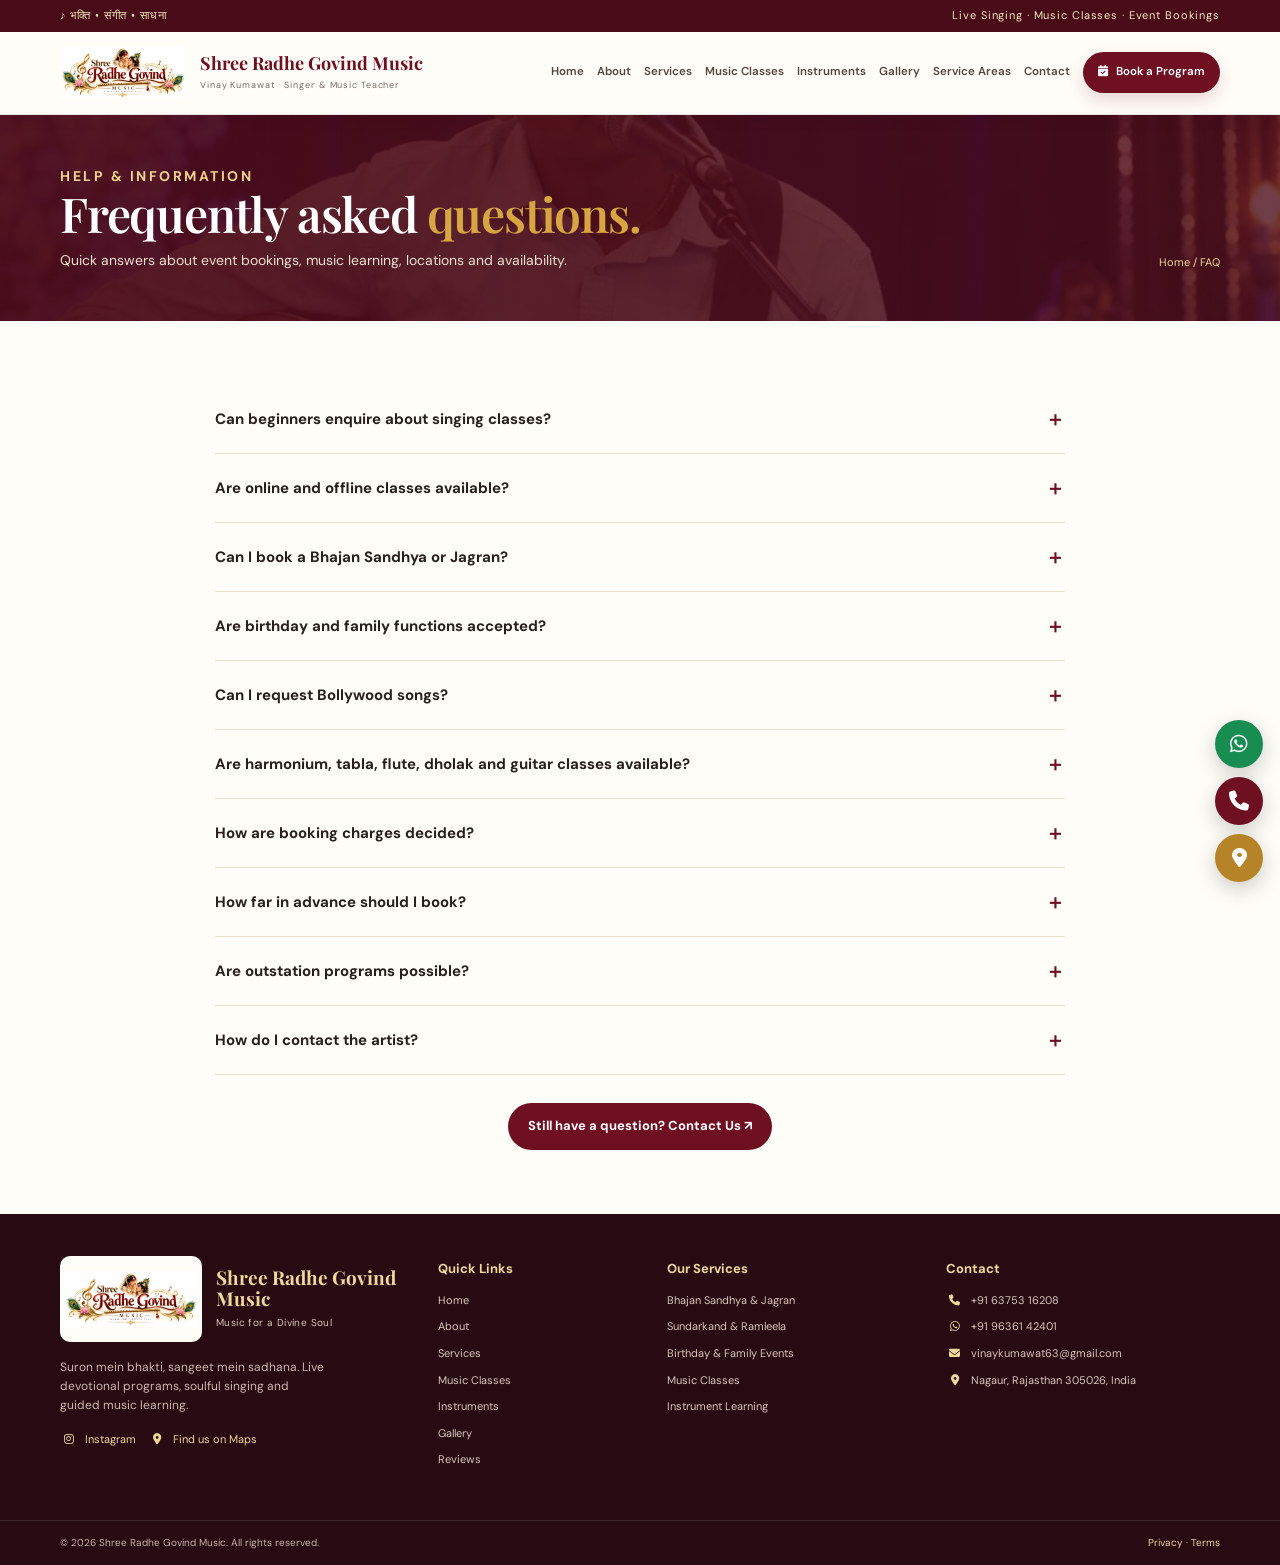
<file: faq.html>
<!doctype html><html lang="en"><head><meta charset="utf-8"><meta name="viewport" content="width=device-width,initial-scale=1"><meta name="theme-color" content="#6e1022"><meta name="description" content="Vinay Kumawat — Shree Radhe Govind Music. Bhajan Sandhya, devotional singing, live music, Bollywood songs and music learning in Nagaur, Rajasthan."><link rel="icon" type="image/svg+xml" href="assets/favicon.svg"><link rel="stylesheet" href="https://cdnjs.cloudflare.com/ajax/libs/font-awesome/6.5.2/css/all.min.css"><link rel="stylesheet" href="style.css"><title>Frequently Asked Questions | Shree Radhe Govind Music</title></head><body><header id="site-header" class="site-header"></header><main><section class="page-hero"><div class="wrap"><div><p class="eyebrow light">HELP & INFORMATION</p><h1>Frequently asked <em>questions.</em></h1><p>Quick answers about event bookings, music learning, locations and availability.</p></div><span class="breadcrumb">Home / FAQ</span></div></section><section class="section"><div class="wrap"><div class="faq-list"><div class="faq-item"><button class="faq-question" aria-expanded="false"><span>Can beginners enquire about singing classes?</span><span>＋</span></button><div class="faq-answer">Yes, you can enquire about beginner vocal learning. Current class availability, age groups, format and timings should be confirmed directly.</div></div><div class="faq-item"><button class="faq-question" aria-expanded="false"><span>Are online and offline classes available?</span><span>＋</span></button><div class="faq-answer">Please contact Vinay to confirm the current teaching format and available schedules.</div></div><div class="faq-item"><button class="faq-question" aria-expanded="false"><span>Can I book a Bhajan Sandhya or Jagran?</span><span>＋</span></button><div class="faq-answer">You can send an enquiry with your event date, venue, location, preferred devotional music and duration. Availability and program format will be discussed before confirmation.</div></div><div class="faq-item"><button class="faq-question" aria-expanded="false"><span>Are birthday and family functions accepted?</span><span>＋</span></button><div class="faq-answer">Enquiries are welcome for birthdays, first birthdays and family celebrations. Share the event details to discuss suitable music and availability.</div></div><div class="faq-item"><button class="faq-question" aria-expanded="false"><span>Can I request Bollywood songs?</span><span>＋</span></button><div class="faq-answer">You can share your preferred songs or style in the event enquiry. The final repertoire depends on the program and artist availability.</div></div><div class="faq-item"><button class="faq-question" aria-expanded="false"><span>Are harmonium, tabla, flute, dholak and guitar classes available?</span><span>＋</span></button><div class="faq-answer">The website includes an instrument enquiry section. Please ask directly which instrument lessons are currently available and what the teaching format is.</div></div><div class="faq-item"><button class="faq-question" aria-expanded="false"><span>How are booking charges decided?</span><span>＋</span></button><div class="faq-answer">Pricing is discussed based on the event type, date, duration, venue, travel, setup and music requirements. No fixed price is published until confirmed.</div></div><div class="faq-item"><button class="faq-question" aria-expanded="false"><span>How far in advance should I book?</span><span>＋</span></button><div class="faq-answer">Contact as early as possible with your event date. The date is not reserved until availability and booking details are directly confirmed.</div></div><div class="faq-item"><button class="faq-question" aria-expanded="false"><span>Are outstation programs possible?</span><span>＋</span></button><div class="faq-answer">Outstation availability depends on the location, date and travel arrangements. Please share the full venue details for confirmation.</div></div><div class="faq-item"><button class="faq-question" aria-expanded="false"><span>How do I contact the artist?</span><span>＋</span></button><div class="faq-answer">Use the phone, WhatsApp or email details on the Contact page. The enquiry forms prepare a message in WhatsApp and do not save your data to a website database.</div></div></div><div class="centered" style="margin-top:28px"><a class="btn btn-wine" href="contact.html">Still have a question? Contact Us ↗</a></div></div></section></main><footer id="site-footer" class="site-footer"></footer><div id="floating-actions" class="floating-actions"></div><div class="mobile-bottom"><a class="call" href="tel:+916375316208"><i class="fa-solid fa-phone" aria-hidden="true"></i> Call Vinay</a><a class="wa" href="https://wa.me/919636142401" target="_blank" rel="noopener"><i class="fa-brands fa-whatsapp" aria-hidden="true"></i> WhatsApp</a></div><script src="config.js"></script><script src="common.js"></script></body></html>
</file>
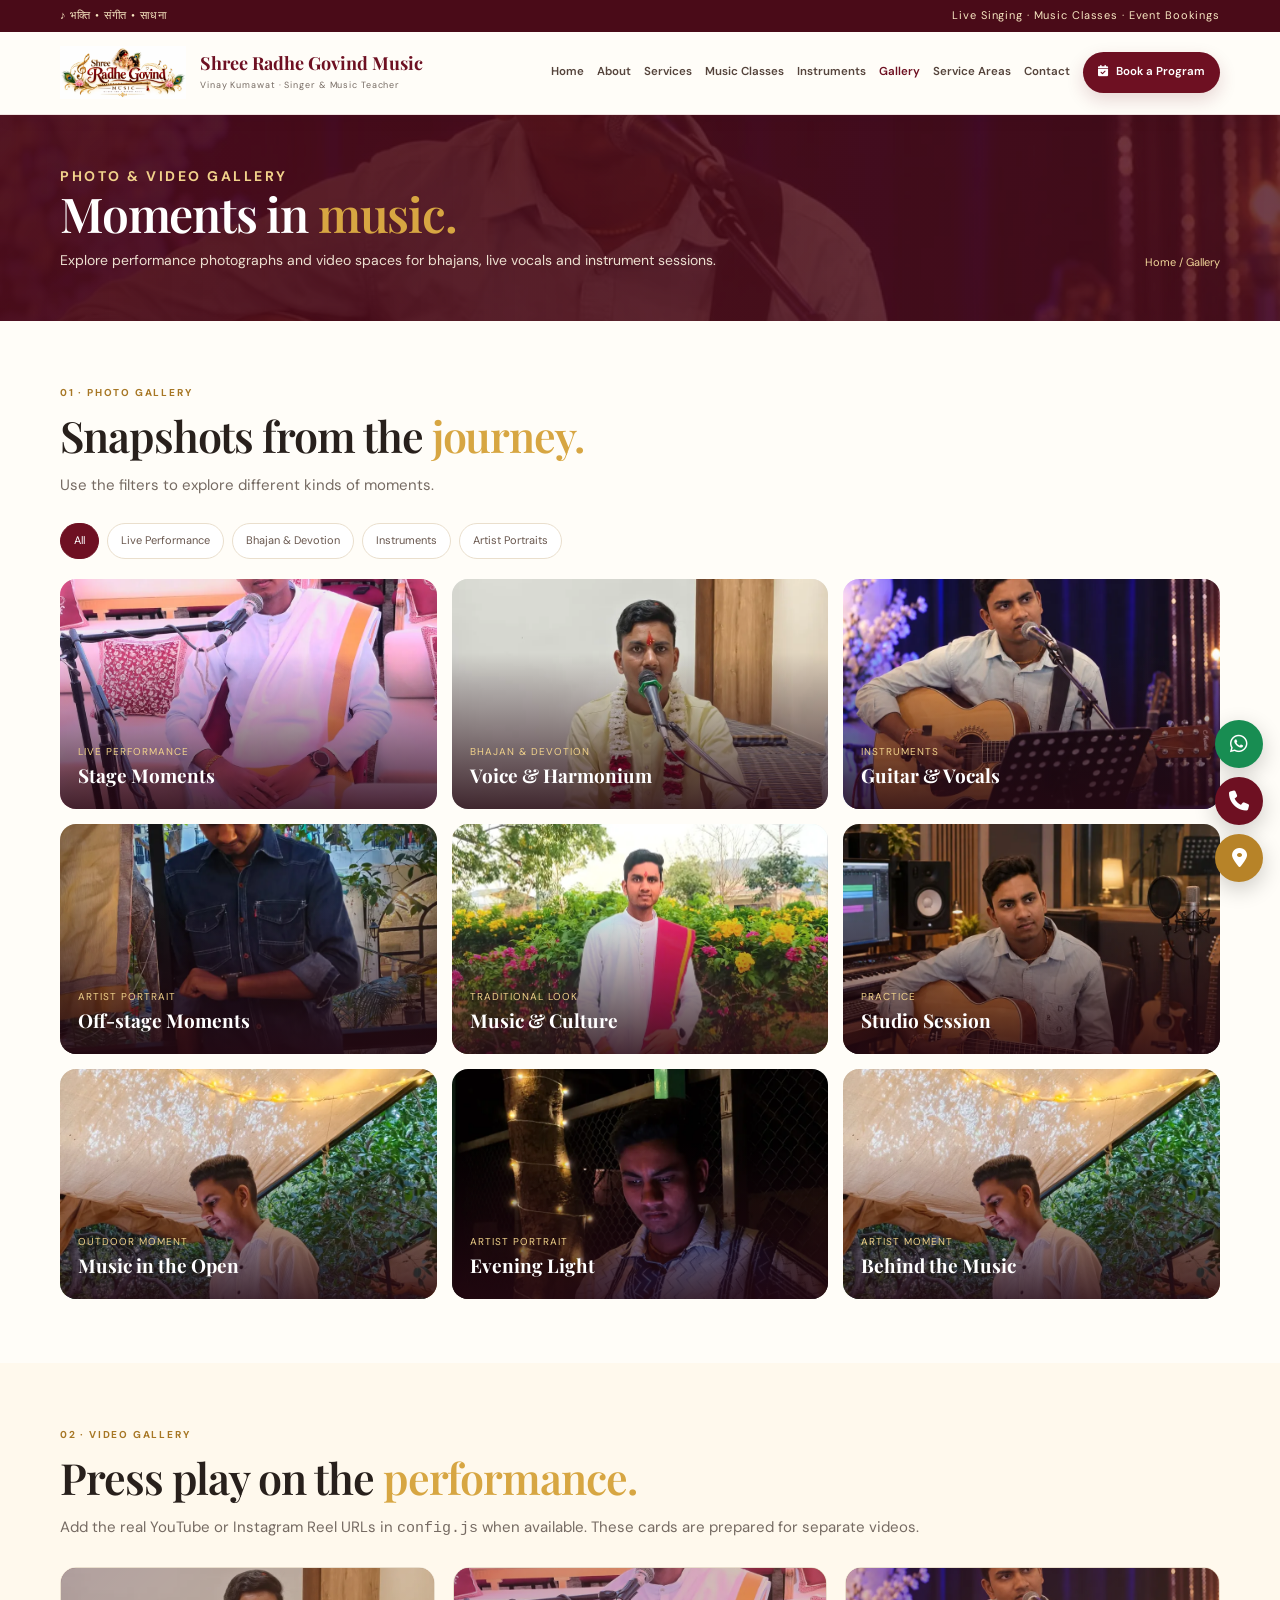
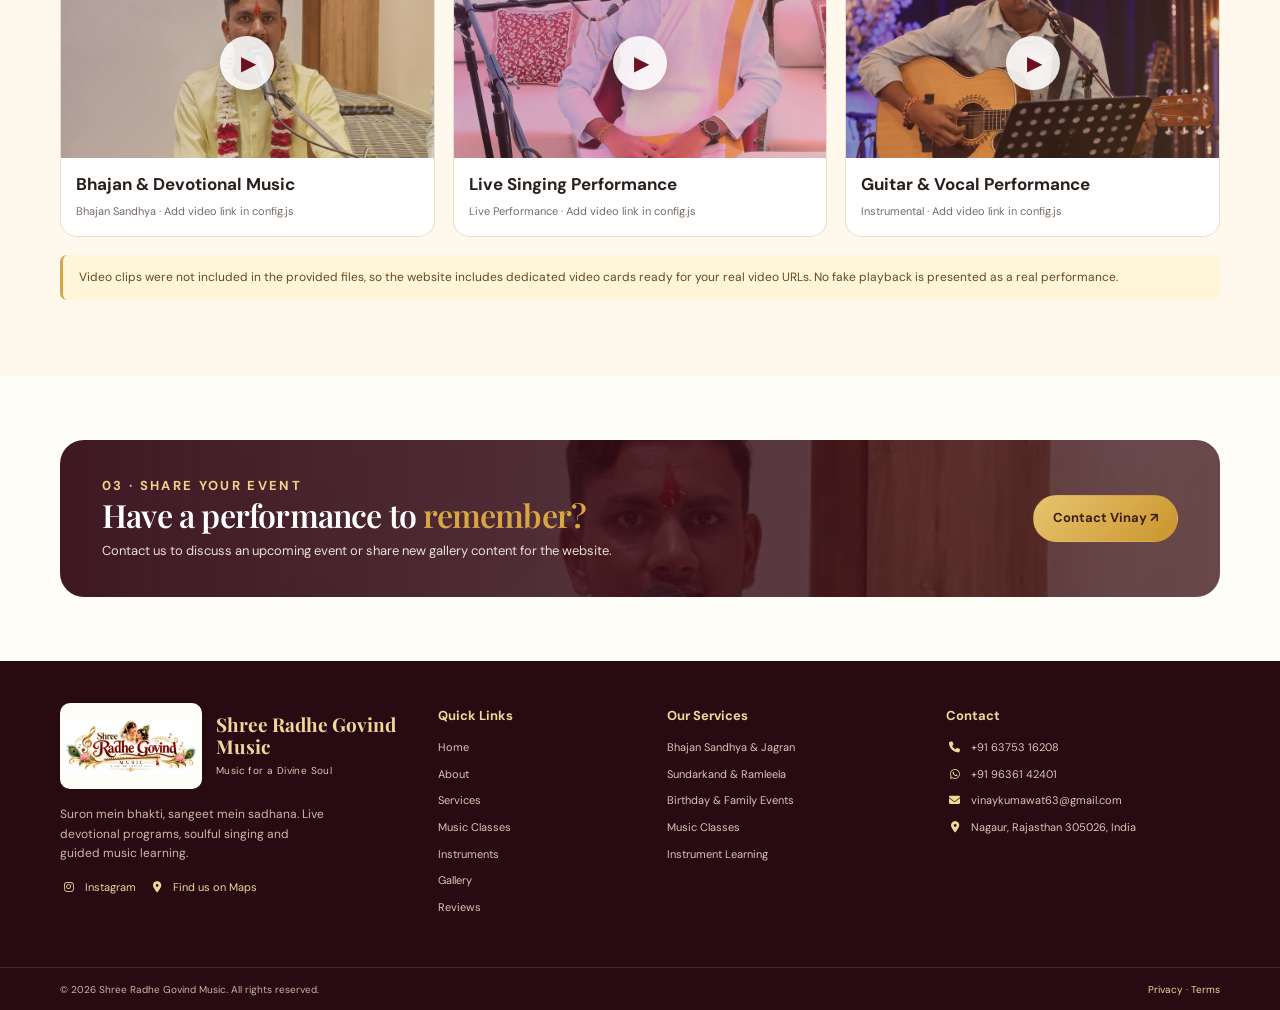
<file: gallery.html>
<!doctype html><html lang="en"><head><meta charset="utf-8"><meta name="viewport" content="width=device-width,initial-scale=1"><meta name="theme-color" content="#6e1022"><meta name="description" content="Vinay Kumawat — Shree Radhe Govind Music. Bhajan Sandhya, devotional singing, live music, Bollywood songs and music learning in Nagaur, Rajasthan."><link rel="icon" type="image/svg+xml" href="assets/favicon.svg"><link rel="stylesheet" href="https://cdnjs.cloudflare.com/ajax/libs/font-awesome/6.5.2/css/all.min.css"><link rel="stylesheet" href="style.css"><title>Gallery | Shree Radhe Govind Music</title></head><body><header id="site-header" class="site-header"></header><main><section class="page-hero"><div class="wrap"><div><p class="eyebrow light">PHOTO & VIDEO GALLERY</p><h1>Moments in <em>music.</em></h1><p>Explore performance photographs and video spaces for bhajans, live vocals and instrument sessions.</p></div><span class="breadcrumb">Home / Gallery</span></div></section><section class="section"><div class="wrap"><div class="section-heading reveal"><p class="eyebrow">01 · PHOTO GALLERY</p><h2>Snapshots from the <em>journey.</em></h2><p class="muted">Use the filters to explore different kinds of moments.</p></div><div class="filter-wrap"><button class="selected" data-filter="all">All</button><button data-filter="live">Live Performance</button><button data-filter="bhajan">Bhajan & Devotion</button><button data-filter="instrument">Instruments</button><button data-filter="portrait">Artist Portraits</button></div><div class="gallery-grid"><div class="gallery-item reveal" data-gallery-category="live"><img src="assets/images/performance-stage.webp" alt="Vinay performing at a program" loading="lazy"><span class="gallery-overlay"><small>LIVE PERFORMANCE</small><b>Stage Moments</b></span></div><div class="gallery-item reveal delay-1" data-gallery-category="bhajan"><img src="assets/images/performance-harmonium.webp" alt="Singing with harmonium" loading="lazy"><span class="gallery-overlay"><small>BHAJAN & DEVOTION</small><b>Voice & Harmonium</b></span></div><div class="gallery-item reveal delay-2" data-gallery-category="instrument"><img src="assets/images/performance-guitar.webp" alt="Guitar performance" loading="lazy"><span class="gallery-overlay"><small>INSTRUMENTS</small><b>Guitar & Vocals</b></span></div><div class="gallery-item reveal" data-gallery-category="portrait"><img src="assets/images/portrait-casual.webp" alt="Artist portrait" loading="lazy"><span class="gallery-overlay"><small>ARTIST PORTRAIT</small><b>Off-stage Moments</b></span></div><div class="gallery-item reveal delay-1" data-gallery-category="portrait"><img src="assets/images/portrait-traditional.webp" alt="Traditional artist portrait" loading="lazy"><span class="gallery-overlay"><small>TRADITIONAL LOOK</small><b>Music & Culture</b></span></div><div class="gallery-item reveal delay-2" data-gallery-category="instrument"><img src="assets/images/studio-guitar.webp" alt="Music studio guitar" loading="lazy"><span class="gallery-overlay"><small>PRACTICE</small><b>Studio Session</b></span></div><div class="gallery-item reveal" data-gallery-category="live"><img src="assets/images/portrait-outdoor.webp" alt="Outdoor music moment" loading="lazy"><span class="gallery-overlay"><small>OUTDOOR MOMENT</small><b>Music in the Open</b></span></div><div class="gallery-item reveal delay-1" data-gallery-category="portrait"><img src="assets/images/portrait-night.webp" alt="Artist in evening light" loading="lazy"><span class="gallery-overlay"><small>ARTIST PORTRAIT</small><b>Evening Light</b></span></div><div class="gallery-item reveal delay-2" data-gallery-category="live"><img src="assets/images/portrait-outdoor.webp" alt="Artist outdoors" loading="lazy"><span class="gallery-overlay"><small>ARTIST MOMENT</small><b>Behind the Music</b></span></div></div></div></section><section class="section section-tint"><div class="wrap"><div class="section-heading reveal"><p class="eyebrow">02 · VIDEO GALLERY</p><h2>Press play on the <em>performance.</em></h2><p class="muted">Add the real YouTube or Instagram Reel URLs in <code>config.js</code> when available. These cards are prepared for separate videos.</p></div><div class="card-grid"><article class="video-card reveal"><div class="video-thumb"><img src="assets/images/performance-harmonium.webp" alt="Bhajan video thumbnail" loading="lazy"><span class="play">▶</span></div><div class="video-meta"><h3>Bhajan & Devotional Music</h3><p>Bhajan Sandhya · Add video link in config.js</p></div></article><article class="video-card reveal delay-1"><div class="video-thumb"><img src="assets/images/performance-stage.webp" alt="Live performance video thumbnail" loading="lazy"><span class="play">▶</span></div><div class="video-meta"><h3>Live Singing Performance</h3><p>Live Performance · Add video link in config.js</p></div></article><article class="video-card reveal delay-2"><div class="video-thumb"><img src="assets/images/performance-guitar.webp" alt="Guitar performance video thumbnail" loading="lazy"><span class="play">▶</span></div><div class="video-meta"><h3>Guitar & Vocal Performance</h3><p>Instrumental · Add video link in config.js</p></div></article></div><p class="notice" style="margin-top:18px">Video clips were not included in the provided files, so the website includes dedicated video cards ready for your real video URLs. No fake playback is presented as a real performance.</p></div></section><section class="section"><div class="wrap"><div class="split-banner reveal"><div><p class="eyebrow light">03 · SHARE YOUR EVENT</p><h2>Have a performance to <em>remember?</em></h2><p>Contact us to discuss an upcoming event or share new gallery content for the website.</p></div><a class="btn btn-gold" href="contact.html">Contact Vinay ↗</a></div></div></section></main><footer id="site-footer" class="site-footer"></footer><div id="floating-actions" class="floating-actions"></div><div class="mobile-bottom"><a class="call" href="tel:+916375316208"><i class="fa-solid fa-phone" aria-hidden="true"></i> Call Vinay</a><a class="wa" href="https://wa.me/919636142401" target="_blank" rel="noopener"><i class="fa-brands fa-whatsapp" aria-hidden="true"></i> WhatsApp</a></div><script src="config.js"></script><script src="common.js"></script></body></html>
</file>
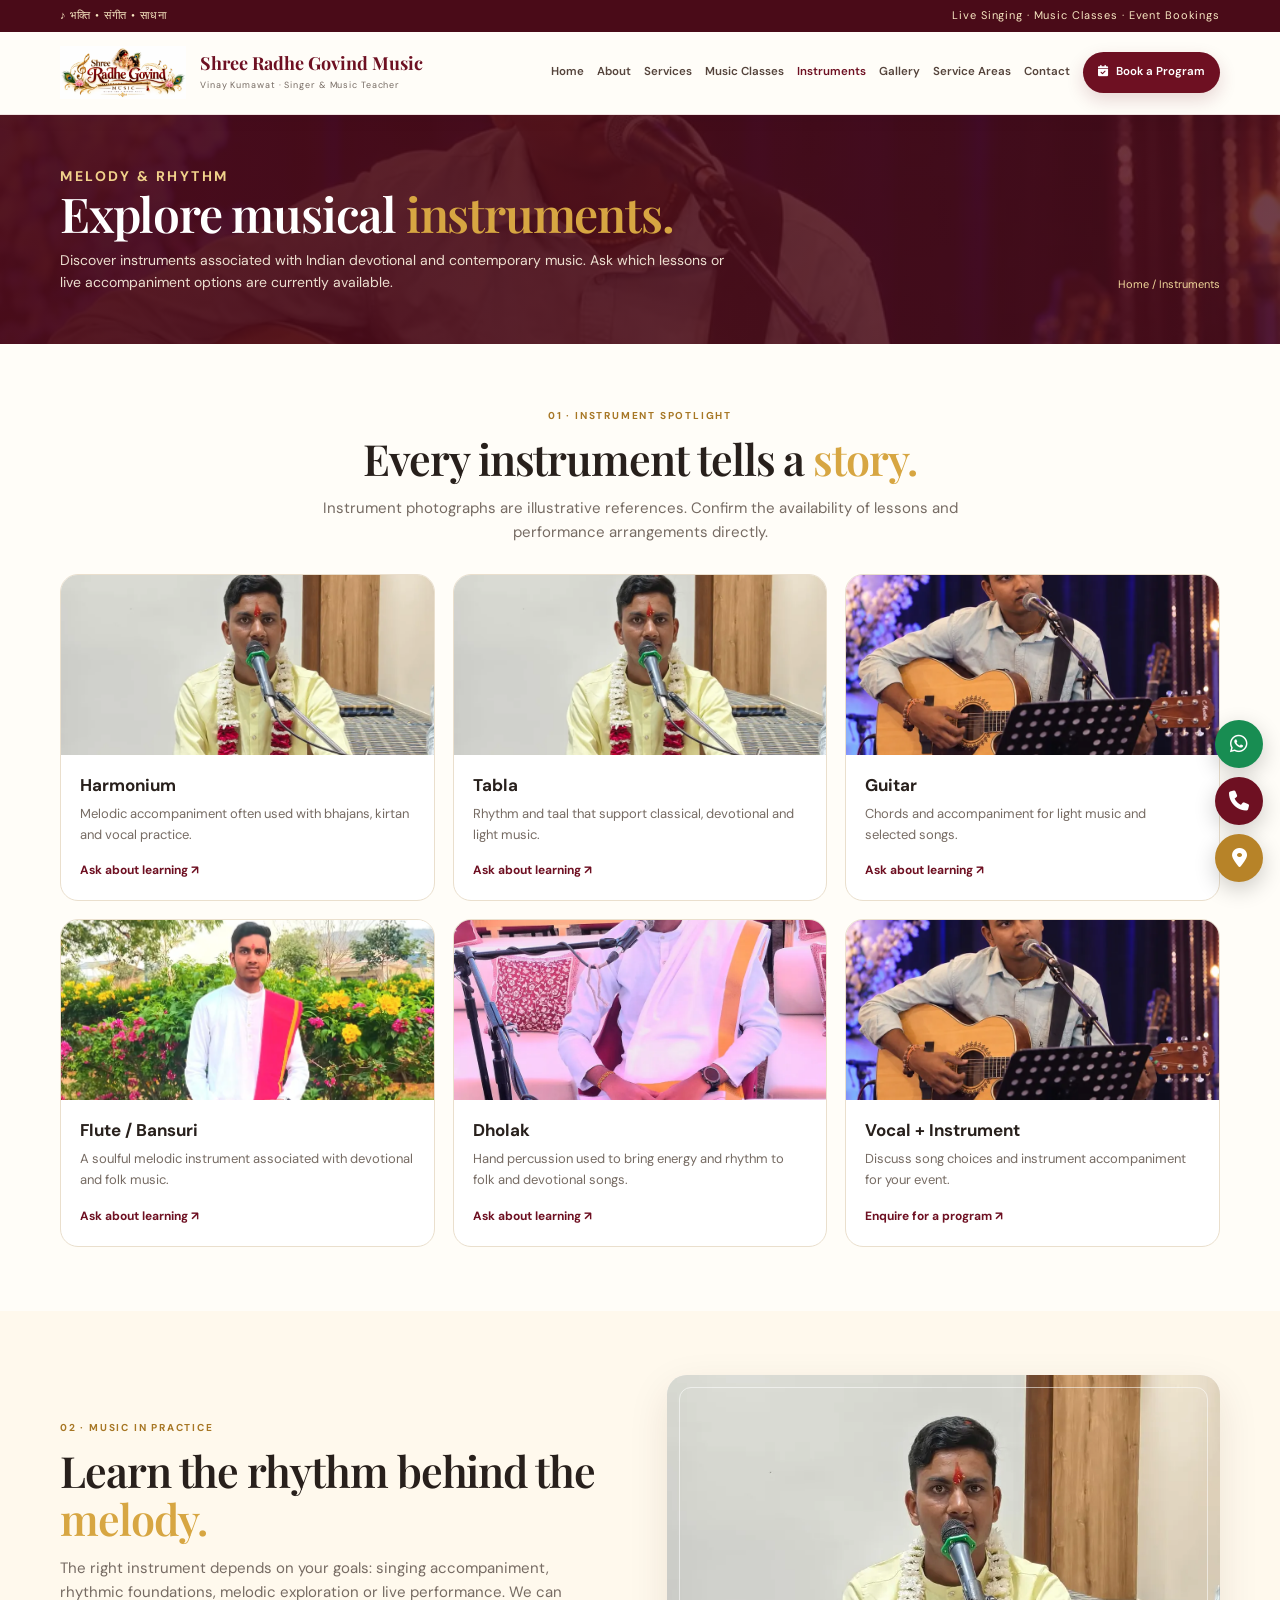
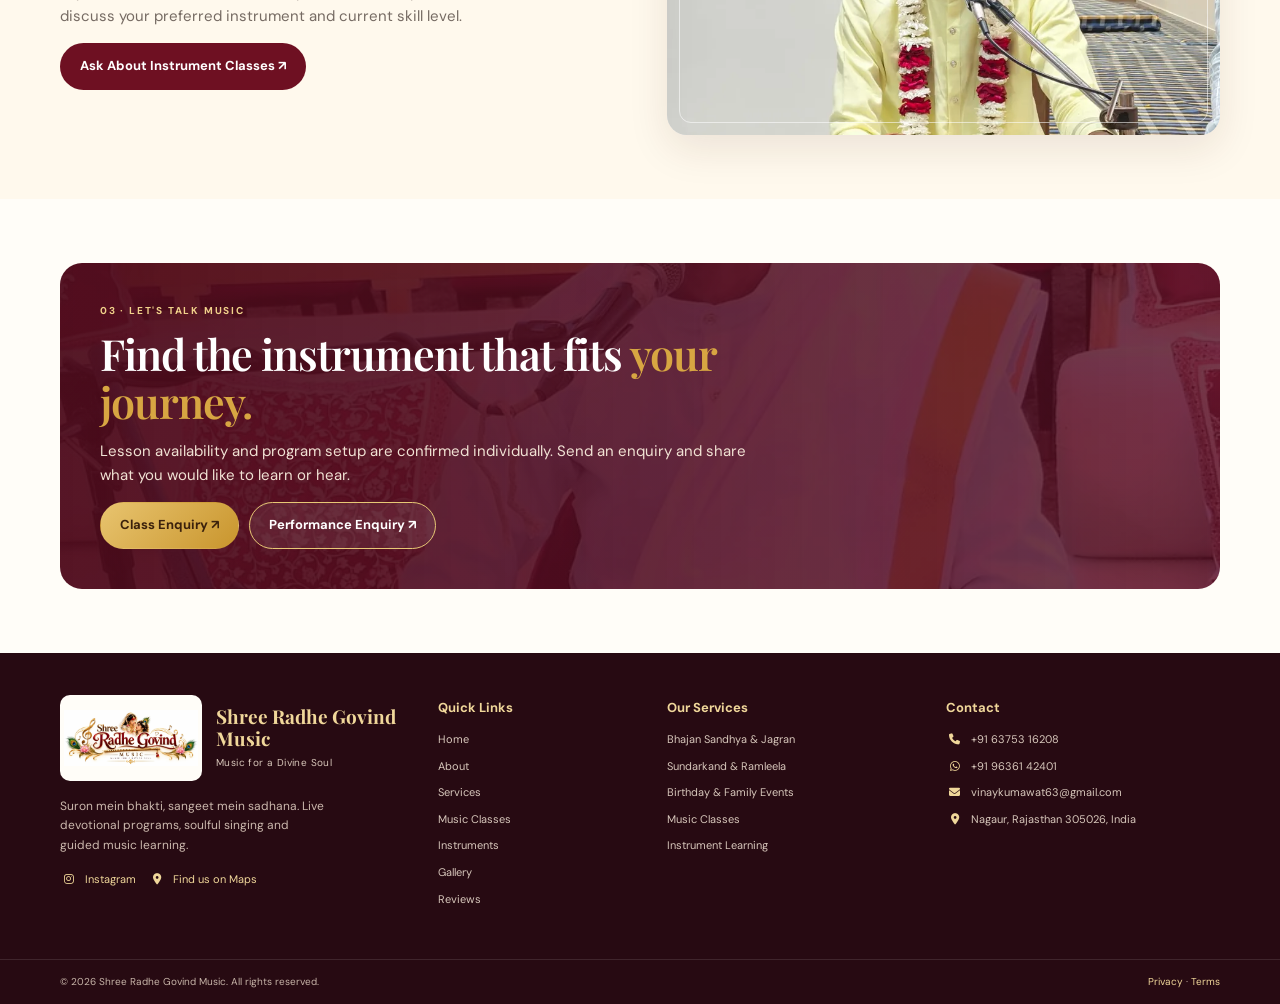
<file: instruments.html>
<!doctype html><html lang="en"><head><meta charset="utf-8"><meta name="viewport" content="width=device-width,initial-scale=1"><meta name="theme-color" content="#6e1022"><meta name="description" content="Vinay Kumawat — Shree Radhe Govind Music. Bhajan Sandhya, devotional singing, live music, Bollywood songs and music learning in Nagaur, Rajasthan."><link rel="icon" type="image/svg+xml" href="assets/favicon.svg"><link rel="stylesheet" href="https://cdnjs.cloudflare.com/ajax/libs/font-awesome/6.5.2/css/all.min.css"><link rel="stylesheet" href="style.css"><title>Musical Instruments | Shree Radhe Govind Music</title></head><body><header id="site-header" class="site-header"></header><main><section class="page-hero"><div class="wrap"><div><p class="eyebrow light">MELODY & RHYTHM</p><h1>Explore musical <em>instruments.</em></h1><p>Discover instruments associated with Indian devotional and contemporary music. Ask which lessons or live accompaniment options are currently available.</p></div><span class="breadcrumb">Home / Instruments</span></div></section><section class="section"><div class="wrap"><div class="section-heading centered reveal"><p class="eyebrow">01 · INSTRUMENT SPOTLIGHT</p><h2>Every instrument tells a <em>story.</em></h2><p class="muted">Instrument photographs are illustrative references. Confirm the availability of lessons and performance arrangements directly.</p></div><div class="card-grid"><article class="card reveal"><div class="card-image"><img src="https://images.unsplash.com/photo-1642506134895-2e6c3e1e6b9f?auto=format&fit=crop&w=700&q=75" alt="Harmonium instrument" loading="lazy" onerror="this.src='assets/images/performance-harmonium.webp'"></div><div class="card-body"><h3>Harmonium</h3><p>Melodic accompaniment often used with bhajans, kirtan and vocal practice.</p><a class="card-link" href="contact.html#class-form">Ask about learning ↗</a></div></article><article class="card reveal delay-1"><div class="card-image"><img src="https://images.unsplash.com/photo-1563841930606-67e2bce48b78?auto=format&fit=crop&w=700&q=75" alt="Tabla drums" loading="lazy" onerror="this.src='assets/images/performance-harmonium.webp'"></div><div class="card-body"><h3>Tabla</h3><p>Rhythm and taal that support classical, devotional and light music.</p><a class="card-link" href="contact.html#class-form">Ask about learning ↗</a></div></article><article class="card reveal delay-2"><div class="card-image"><img src="https://images.unsplash.com/photo-1510915361894-db8b60106cb1?auto=format&fit=crop&w=700&q=75" alt="Guitar" loading="lazy" onerror="this.src='assets/images/performance-guitar.webp'"></div><div class="card-body"><h3>Guitar</h3><p>Chords and accompaniment for light music and selected songs.</p><a class="card-link" href="contact.html#class-form">Ask about learning ↗</a></div></article><article class="card reveal"><div class="card-image"><img src="https://images.unsplash.com/photo-1612225330812-01a9c6b355ec?auto=format&fit=crop&w=700&q=75" alt="Indian flute" loading="lazy" onerror="this.src='assets/images/portrait-traditional.webp'"></div><div class="card-body"><h3>Flute / Bansuri</h3><p>A soulful melodic instrument associated with devotional and folk music.</p><a class="card-link" href="contact.html#class-form">Ask about learning ↗</a></div></article><article class="card reveal delay-1"><div class="card-image"><img src="https://images.unsplash.com/photo-1516280440614-37939bbacd81?auto=format&fit=crop&w=700&q=75" alt="Live musical performance" loading="lazy" onerror="this.src='assets/images/performance-stage.webp'"></div><div class="card-body"><h3>Dholak</h3><p>Hand percussion used to bring energy and rhythm to folk and devotional songs.</p><a class="card-link" href="contact.html#class-form">Ask about learning ↗</a></div></article><article class="card reveal delay-2"><div class="card-image"><img src="assets/images/performance-guitar.webp" alt="Guitar performance" loading="lazy"></div><div class="card-body"><h3>Vocal + Instrument</h3><p>Discuss song choices and instrument accompaniment for your event.</p><a class="card-link" href="contact.html#event-form">Enquire for a program ↗</a></div></article></div></div></section><section class="section section-tint"><div class="wrap section-grid reveal"><div><p class="eyebrow">02 · MUSIC IN PRACTICE</p><h2>Learn the rhythm behind the <em>melody.</em></h2><p class="muted">The right instrument depends on your goals: singing accompaniment, rhythmic foundations, melodic exploration or live performance. We can discuss your preferred instrument and current skill level.</p><a class="btn btn-wine" href="contact.html#class-form">Ask About Instrument Classes ↗</a></div><div class="photo-frame"><img src="assets/images/performance-harmonium.webp" alt="Harmonium and singing" loading="lazy"></div></div></section><section class="section"><div class="wrap"><div class="cta reveal"><p class="eyebrow light">03 · LET'S TALK MUSIC</p><h2>Find the instrument that fits <em>your journey.</em></h2><p>Lesson availability and program setup are confirmed individually. Send an enquiry and share what you would like to learn or hear.</p><div class="cta-actions"><a class="btn btn-gold" href="contact.html#class-form">Class Enquiry ↗</a><a class="btn btn-outline" href="contact.html#event-form">Performance Enquiry ↗</a></div></div></div></section></main><footer id="site-footer" class="site-footer"></footer><div id="floating-actions" class="floating-actions"></div><div class="mobile-bottom"><a class="call" href="tel:+916375316208"><i class="fa-solid fa-phone" aria-hidden="true"></i> Call Vinay</a><a class="wa" href="https://wa.me/919636142401" target="_blank" rel="noopener"><i class="fa-brands fa-whatsapp" aria-hidden="true"></i> WhatsApp</a></div><script src="config.js"></script><script src="common.js"></script></body></html>
</file>
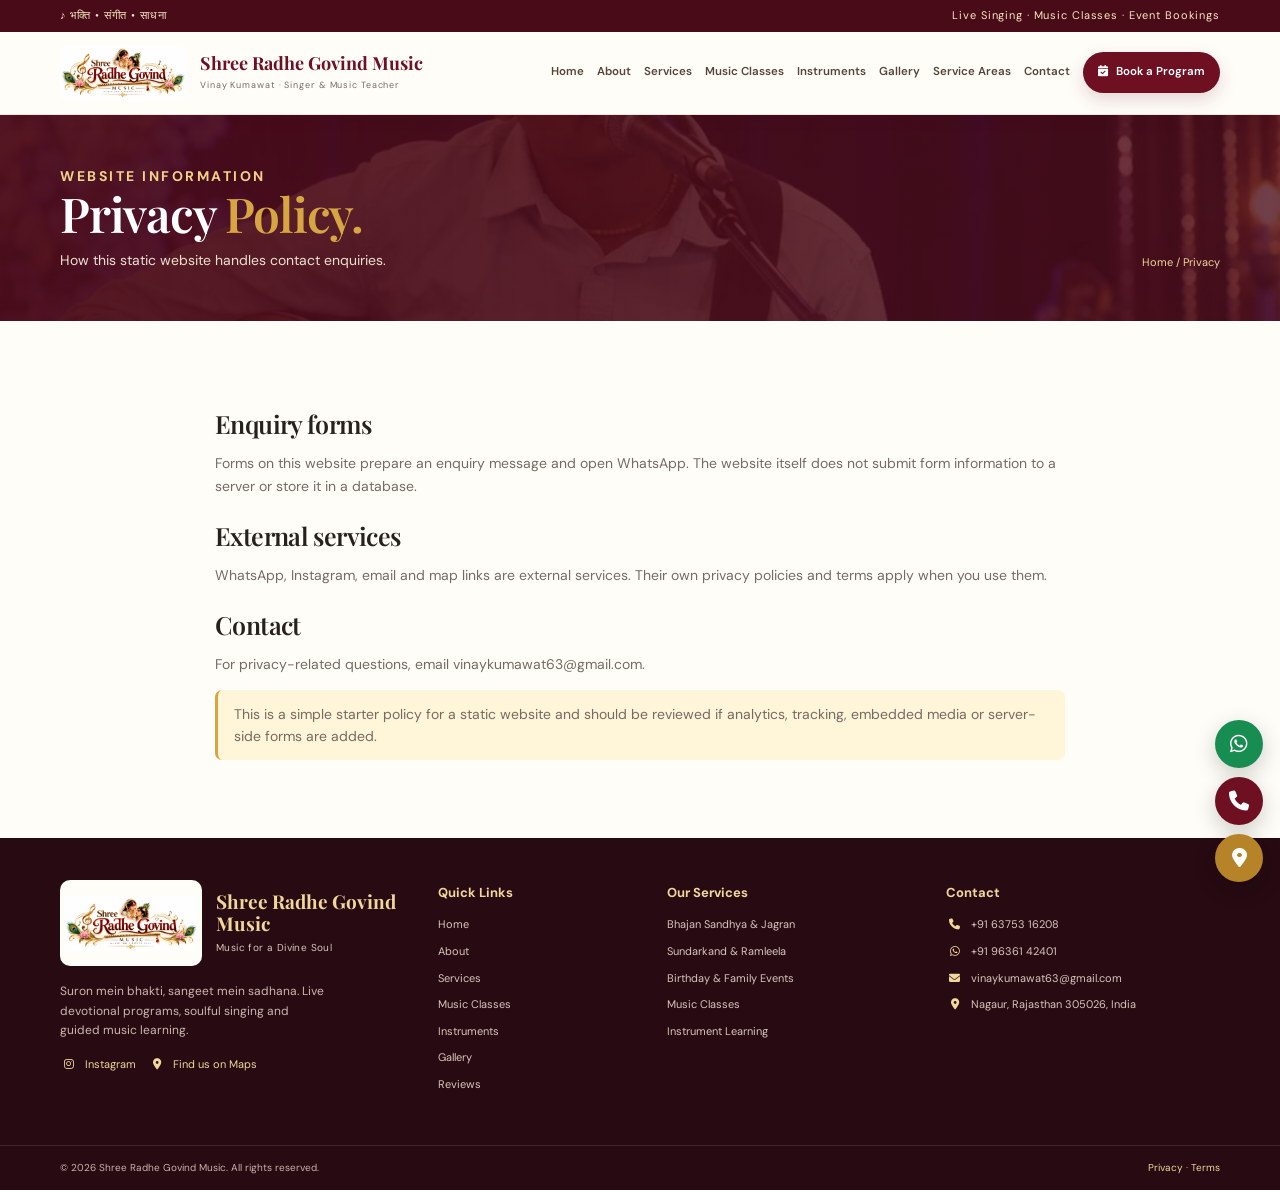
<file: privacy.html>
<!doctype html><html lang="en"><head><meta charset="utf-8"><meta name="viewport" content="width=device-width,initial-scale=1"><meta name="theme-color" content="#6e1022"><meta name="description" content="Vinay Kumawat — Shree Radhe Govind Music. Bhajan Sandhya, devotional singing, live music, Bollywood songs and music learning in Nagaur, Rajasthan."><link rel="icon" type="image/svg+xml" href="assets/favicon.svg"><link rel="stylesheet" href="https://cdnjs.cloudflare.com/ajax/libs/font-awesome/6.5.2/css/all.min.css"><link rel="stylesheet" href="style.css"><title>Privacy Policy | Shree Radhe Govind Music</title></head><body><header id="site-header" class="site-header"></header><main><section class="page-hero"><div class="wrap"><div><p class="eyebrow light">WEBSITE INFORMATION</p><h1>Privacy <em>Policy.</em></h1><p>How this static website handles contact enquiries.</p></div><span class="breadcrumb">Home / Privacy</span></div></section><section class="section"><div class="wrap legal-copy"><h2>Enquiry forms</h2><p>Forms on this website prepare an enquiry message and open WhatsApp. The website itself does not submit form information to a server or store it in a database.</p><h2>External services</h2><p>WhatsApp, Instagram, email and map links are external services. Their own privacy policies and terms apply when you use them.</p><h2>Contact</h2><p>For privacy-related questions, email <a data-email href="#">vinaykumawat63@gmail.com</a>.</p><p class="notice">This is a simple starter policy for a static website and should be reviewed if analytics, tracking, embedded media or server-side forms are added.</p></div></section></main><footer id="site-footer" class="site-footer"></footer><div id="floating-actions" class="floating-actions"></div><div class="mobile-bottom"><a class="call" href="tel:+916375316208"><i class="fa-solid fa-phone" aria-hidden="true"></i> Call Vinay</a><a class="wa" href="https://wa.me/919636142401" target="_blank" rel="noopener"><i class="fa-brands fa-whatsapp" aria-hidden="true"></i> WhatsApp</a></div><script src="config.js"></script><script src="common.js"></script></body></html>
</file>
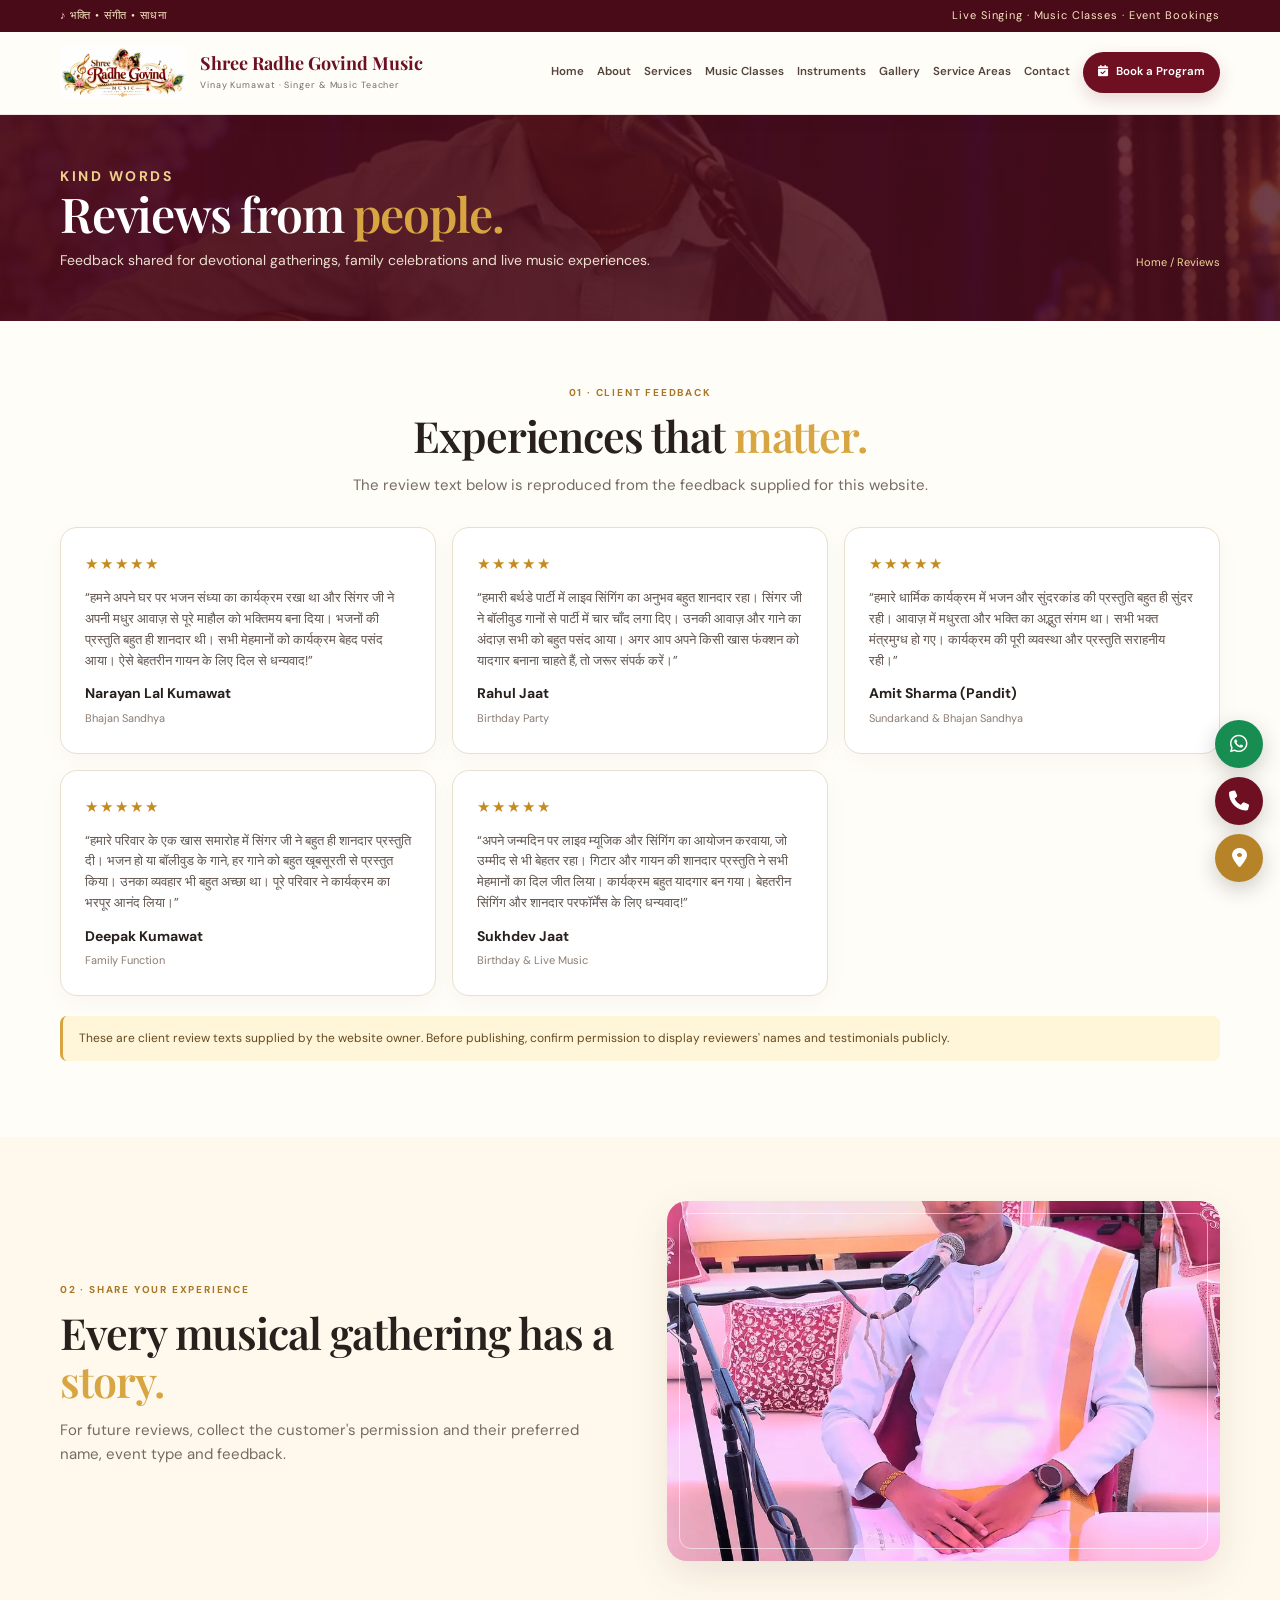
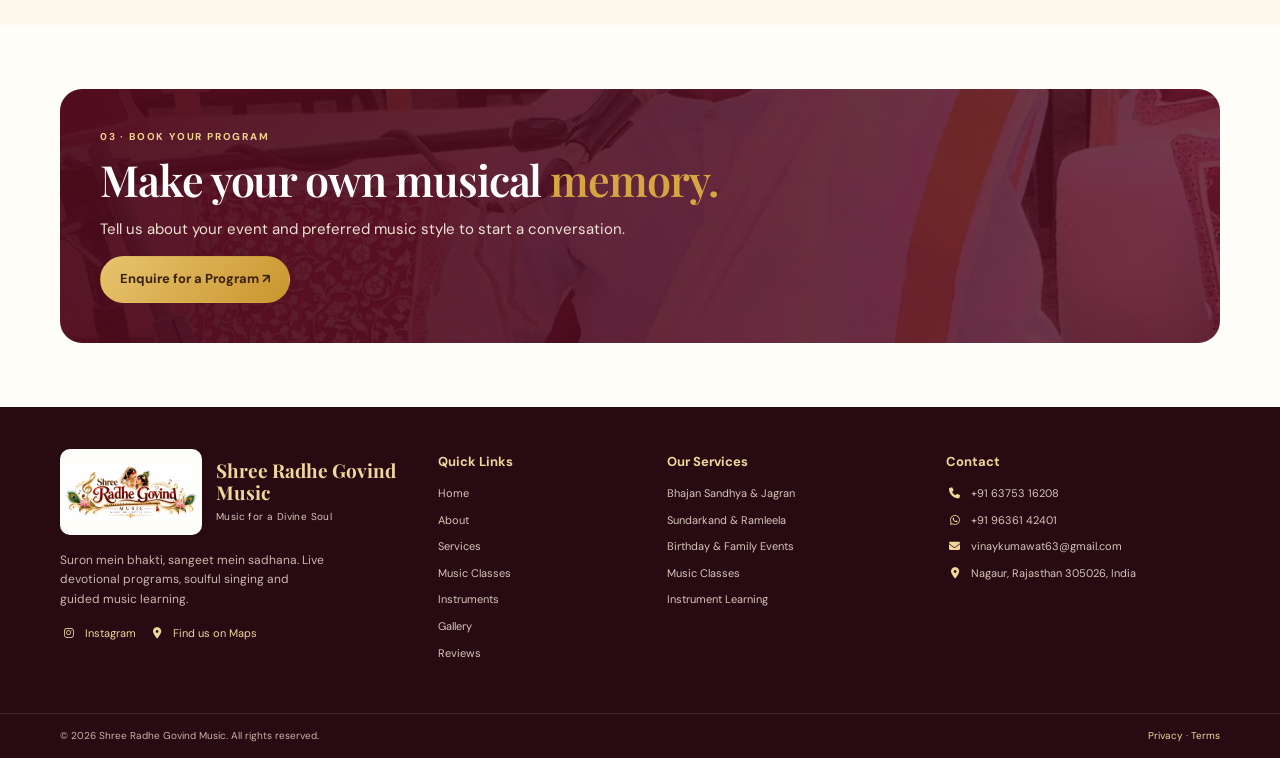
<file: reviews.html>
<!doctype html><html lang="en"><head><meta charset="utf-8"><meta name="viewport" content="width=device-width,initial-scale=1"><meta name="theme-color" content="#6e1022"><meta name="description" content="Vinay Kumawat — Shree Radhe Govind Music. Bhajan Sandhya, devotional singing, live music, Bollywood songs and music learning in Nagaur, Rajasthan."><link rel="icon" type="image/svg+xml" href="assets/favicon.svg"><link rel="stylesheet" href="https://cdnjs.cloudflare.com/ajax/libs/font-awesome/6.5.2/css/all.min.css"><link rel="stylesheet" href="style.css"><title>Client Reviews | Shree Radhe Govind Music</title></head><body><header id="site-header" class="site-header"></header><main><section class="page-hero"><div class="wrap"><div><p class="eyebrow light">KIND WORDS</p><h1>Reviews from <em>people.</em></h1><p>Feedback shared for devotional gatherings, family celebrations and live music experiences.</p></div><span class="breadcrumb">Home / Reviews</span></div></section><section class="section"><div class="wrap"><div class="section-heading centered reveal"><p class="eyebrow">01 · CLIENT FEEDBACK</p><h2>Experiences that <em>matter.</em></h2><p class="muted">The review text below is reproduced from the feedback supplied for this website.</p></div><div class="testimonial-grid"><article class="quote-card reveal"><div class="stars">★★★★★</div><p>“हमने अपने घर पर भजन संध्या का कार्यक्रम रखा था और सिंगर जी ने अपनी मधुर आवाज़ से पूरे माहौल को भक्तिमय बना दिया। भजनों की प्रस्तुति बहुत ही शानदार थी। सभी मेहमानों को कार्यक्रम बेहद पसंद आया। ऐसे बेहतरीन गायन के लिए दिल से धन्यवाद!”</p><h3>Narayan Lal Kumawat</h3><small>Bhajan Sandhya</small></article><article class="quote-card reveal delay-1"><div class="stars">★★★★★</div><p>“हमारी बर्थडे पार्टी में लाइव सिंगिंग का अनुभव बहुत शानदार रहा। सिंगर जी ने बॉलीवुड गानों से पार्टी में चार चाँद लगा दिए। उनकी आवाज़ और गाने का अंदाज़ सभी को बहुत पसंद आया। अगर आप अपने किसी खास फंक्शन को यादगार बनाना चाहते हैं, तो जरूर संपर्क करें।”</p><h3>Rahul Jaat</h3><small>Birthday Party</small></article><article class="quote-card reveal delay-2"><div class="stars">★★★★★</div><p>“हमारे धार्मिक कार्यक्रम में भजन और सुंदरकांड की प्रस्तुति बहुत ही सुंदर रही। आवाज़ में मधुरता और भक्ति का अद्भुत संगम था। सभी भक्त मंत्रमुग्ध हो गए। कार्यक्रम की पूरी व्यवस्था और प्रस्तुति सराहनीय रही।”</p><h3>Amit Sharma (Pandit)</h3><small>Sundarkand & Bhajan Sandhya</small></article><article class="quote-card reveal"><div class="stars">★★★★★</div><p>“हमारे परिवार के एक खास समारोह में सिंगर जी ने बहुत ही शानदार प्रस्तुति दी। भजन हो या बॉलीवुड के गाने, हर गाने को बहुत खूबसूरती से प्रस्तुत किया। उनका व्यवहार भी बहुत अच्छा था। पूरे परिवार ने कार्यक्रम का भरपूर आनंद लिया।”</p><h3>Deepak Kumawat</h3><small>Family Function</small></article><article class="quote-card reveal delay-1"><div class="stars">★★★★★</div><p>“अपने जन्मदिन पर लाइव म्यूजिक और सिंगिंग का आयोजन करवाया, जो उम्मीद से भी बेहतर रहा। गिटार और गायन की शानदार प्रस्तुति ने सभी मेहमानों का दिल जीत लिया। कार्यक्रम बहुत यादगार बन गया। बेहतरीन सिंगिंग और शानदार परफॉर्मेंस के लिए धन्यवाद!”</p><h3>Sukhdev Jaat</h3><small>Birthday & Live Music</small></article></div><p class="notice" style="margin-top:20px">These are client review texts supplied by the website owner. Before publishing, confirm permission to display reviewers' names and testimonials publicly.</p></div></section><section class="section section-tint"><div class="wrap section-grid reveal"><div><p class="eyebrow">02 · SHARE YOUR EXPERIENCE</p><h2>Every musical gathering has a <em>story.</em></h2><p class="muted">For future reviews, collect the customer's permission and their preferred name, event type and feedback.</p></div><div class="photo-frame"><img src="assets/images/performance-stage.webp" alt="Live performance" loading="lazy"></div></div></section><section class="section"><div class="wrap"><div class="cta reveal"><p class="eyebrow light">03 · BOOK YOUR PROGRAM</p><h2>Make your own musical <em>memory.</em></h2><p>Tell us about your event and preferred music style to start a conversation.</p><a class="btn btn-gold" href="contact.html#event-form">Enquire for a Program ↗</a></div></div></section></main><footer id="site-footer" class="site-footer"></footer><div id="floating-actions" class="floating-actions"></div><div class="mobile-bottom"><a class="call" href="tel:+916375316208"><i class="fa-solid fa-phone" aria-hidden="true"></i> Call Vinay</a><a class="wa" href="https://wa.me/919636142401" target="_blank" rel="noopener"><i class="fa-brands fa-whatsapp" aria-hidden="true"></i> WhatsApp</a></div><script src="config.js"></script><script src="common.js"></script></body></html>
</file>
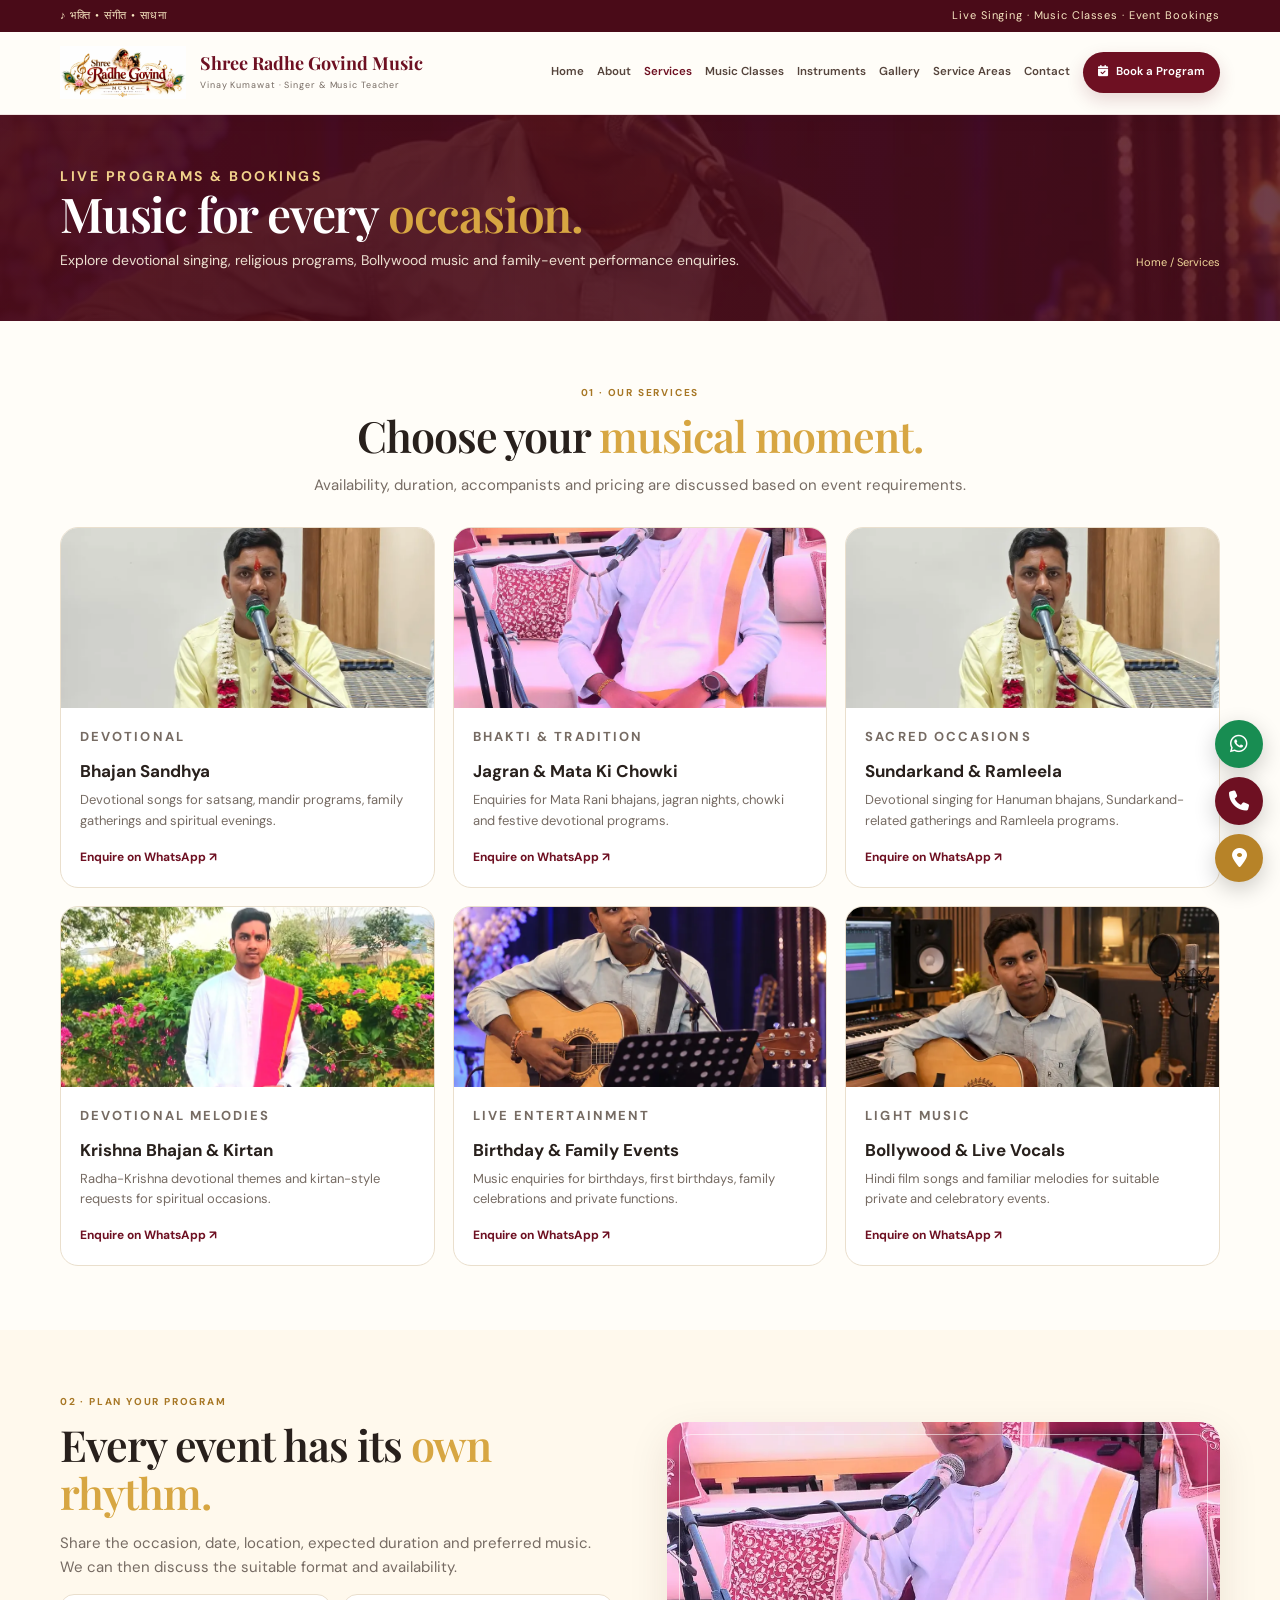
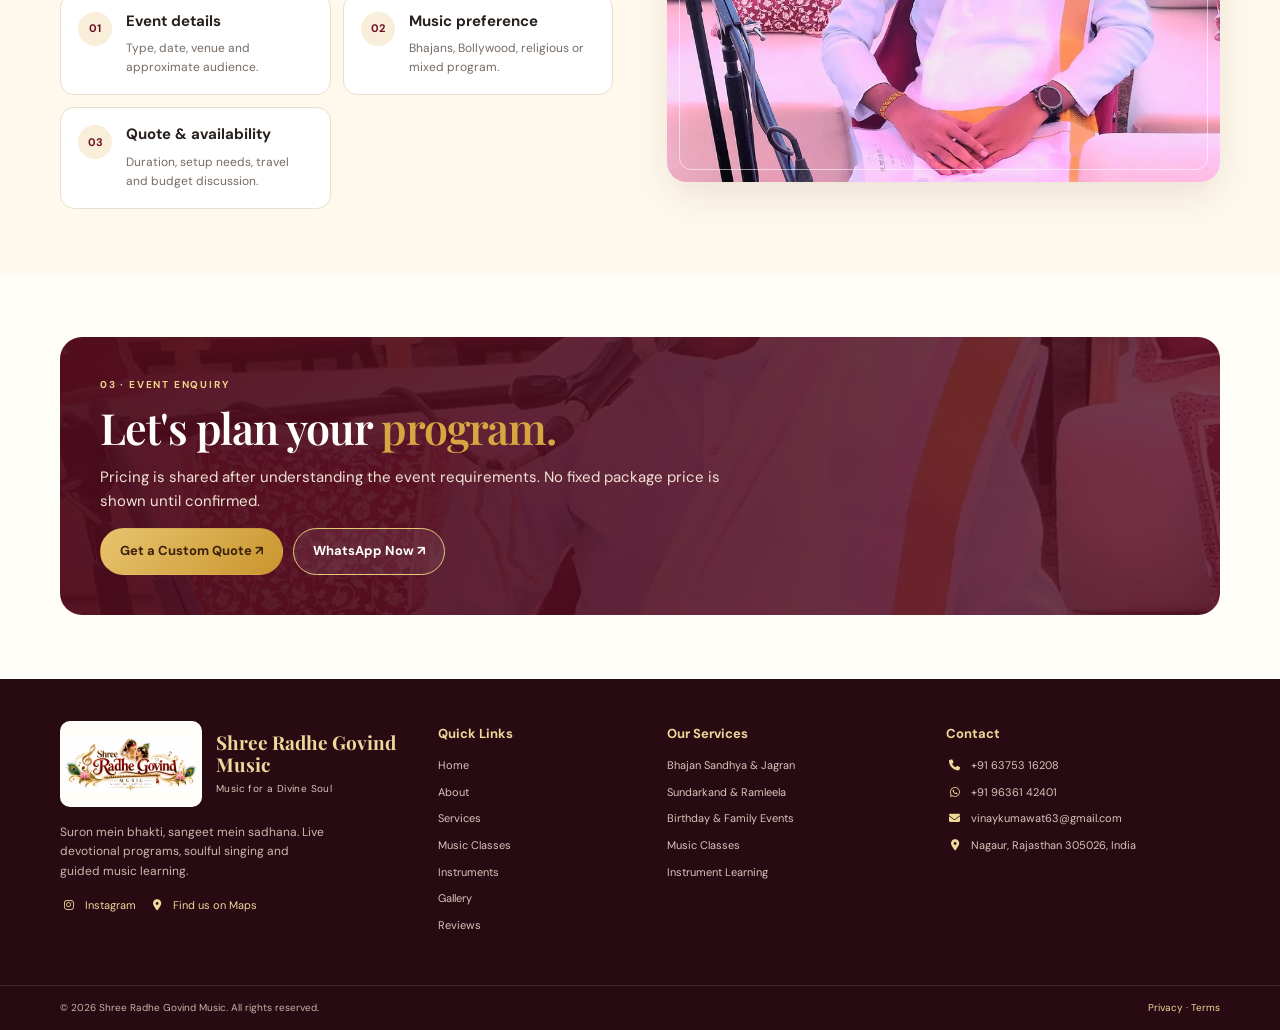
<file: services.html>
<!doctype html><html lang="en"><head><meta charset="utf-8"><meta name="viewport" content="width=device-width,initial-scale=1"><meta name="theme-color" content="#6e1022"><meta name="description" content="Vinay Kumawat — Shree Radhe Govind Music. Bhajan Sandhya, devotional singing, live music, Bollywood songs and music learning in Nagaur, Rajasthan."><link rel="icon" type="image/svg+xml" href="assets/favicon.svg"><link rel="stylesheet" href="https://cdnjs.cloudflare.com/ajax/libs/font-awesome/6.5.2/css/all.min.css"><link rel="stylesheet" href="style.css"><title>Services & Live Programs | Shree Radhe Govind Music</title></head><body><header id="site-header" class="site-header"></header><main><section class="page-hero"><div class="wrap"><div><p class="eyebrow light">LIVE PROGRAMS & BOOKINGS</p><h1>Music for every <em>occasion.</em></h1><p>Explore devotional singing, religious programs, Bollywood music and family-event performance enquiries.</p></div><span class="breadcrumb">Home / Services</span></div></section><section class="section"><div class="wrap"><div class="section-heading centered reveal"><p class="eyebrow">01 · OUR SERVICES</p><h2>Choose your <em>musical moment.</em></h2><p class="muted">Availability, duration, accompanists and pricing are discussed based on event requirements.</p></div><div class="card-grid"><article class="card reveal" id="bhajan"><div class="card-image"><img src="assets/images/performance-harmonium.webp" alt="Bhajan singing" loading="lazy"></div><div class="card-body"><p class="kicker">DEVOTIONAL</p><h3>Bhajan Sandhya</h3><p>Devotional songs for satsang, mandir programs, family gatherings and spiritual evenings.</p><a class="card-link" href="contact.html?service=Bhajan%20Sandhya#event-form">Enquire on WhatsApp ↗</a></div></article><article class="card reveal delay-1" id="jagran"><div class="card-image"><img src="assets/images/performance-stage.webp" alt="Religious live performance" loading="lazy"></div><div class="card-body"><p class="kicker">BHAKTI & TRADITION</p><h3>Jagran & Mata Ki Chowki</h3><p>Enquiries for Mata Rani bhajans, jagran nights, chowki and festive devotional programs.</p><a class="card-link" href="contact.html?service=Jagran%20%26%20Mata%20Ki%20Chowki#event-form">Enquire on WhatsApp ↗</a></div></article><article class="card reveal delay-2" id="religious"><div class="card-image"><img src="assets/images/performance-harmonium.webp" alt="Harmonium performance" loading="lazy"></div><div class="card-body"><p class="kicker">SACRED OCCASIONS</p><h3>Sundarkand & Ramleela</h3><p>Devotional singing for Hanuman bhajans, Sundarkand-related gatherings and Ramleela programs.</p><a class="card-link" href="contact.html?service=Sundarkand%20%26%20Ramleela#event-form">Enquire on WhatsApp ↗</a></div></article><article class="card reveal" id="krishna"><div class="card-image"><img src="assets/images/portrait-traditional.webp" alt="Traditional attire" loading="lazy"></div><div class="card-body"><p class="kicker">DEVOTIONAL MELODIES</p><h3>Krishna Bhajan & Kirtan</h3><p>Radha-Krishna devotional themes and kirtan-style requests for spiritual occasions.</p><a class="card-link" href="contact.html?service=Krishna%20Bhajan%20%26%20Kirtan#event-form">Enquire on WhatsApp ↗</a></div></article><article class="card reveal delay-1" id="celebrations"><div class="card-image"><img src="assets/images/performance-guitar.webp" alt="Guitar and vocal performance" loading="lazy"></div><div class="card-body"><p class="kicker">LIVE ENTERTAINMENT</p><h3>Birthday & Family Events</h3><p>Music enquiries for birthdays, first birthdays, family celebrations and private functions.</p><a class="card-link" href="contact.html?service=Birthday%20%26%20Family%20Event#event-form">Enquire on WhatsApp ↗</a></div></article><article class="card reveal delay-2"><div class="card-image"><img src="assets/images/studio-guitar.webp" alt="Guitar performance" loading="lazy"></div><div class="card-body"><p class="kicker">LIGHT MUSIC</p><h3>Bollywood & Live Vocals</h3><p>Hindi film songs and familiar melodies for suitable private and celebratory events.</p><a class="card-link" href="contact.html?service=Bollywood%20%26%20Light%20Music#event-form">Enquire on WhatsApp ↗</a></div></article></div></div></section><section class="section section-tint"><div class="wrap section-grid reveal"><div><p class="eyebrow">02 · PLAN YOUR PROGRAM</p><h2>Every event has its <em>own rhythm.</em></h2><p class="muted">Share the occasion, date, location, expected duration and preferred music. We can then discuss the suitable format and availability.</p><div class="service-list"><div class="list-row"><span class="list-num">01</span><div><h3>Event details</h3><p>Type, date, venue and approximate audience.</p></div></div><div class="list-row"><span class="list-num">02</span><div><h3>Music preference</h3><p>Bhajans, Bollywood, religious or mixed program.</p></div></div><div class="list-row"><span class="list-num">03</span><div><h3>Quote & availability</h3><p>Duration, setup needs, travel and budget discussion.</p></div></div></div></div><div class="photo-frame"><img src="assets/images/performance-stage.webp" alt="Singer at a program" loading="lazy"></div></div></section><section class="section"><div class="wrap"><div class="cta reveal"><p class="eyebrow light">03 · EVENT ENQUIRY</p><h2>Let's plan your <em>program.</em></h2><p>Pricing is shared after understanding the event requirements. No fixed package price is shown until confirmed.</p><div class="cta-actions"><a class="btn btn-gold" href="contact.html#event-form">Get a Custom Quote ↗</a><a class="btn btn-outline" href="https://wa.me/919636142401" target="_blank">WhatsApp Now ↗</a></div></div></div></section></main><footer id="site-footer" class="site-footer"></footer><div id="floating-actions" class="floating-actions"></div><div class="mobile-bottom"><a class="call" href="tel:+916375316208"><i class="fa-solid fa-phone" aria-hidden="true"></i> Call Vinay</a><a class="wa" href="https://wa.me/919636142401" target="_blank" rel="noopener"><i class="fa-brands fa-whatsapp" aria-hidden="true"></i> WhatsApp</a></div><script src="config.js"></script><script src="common.js"></script></body></html>
</file>
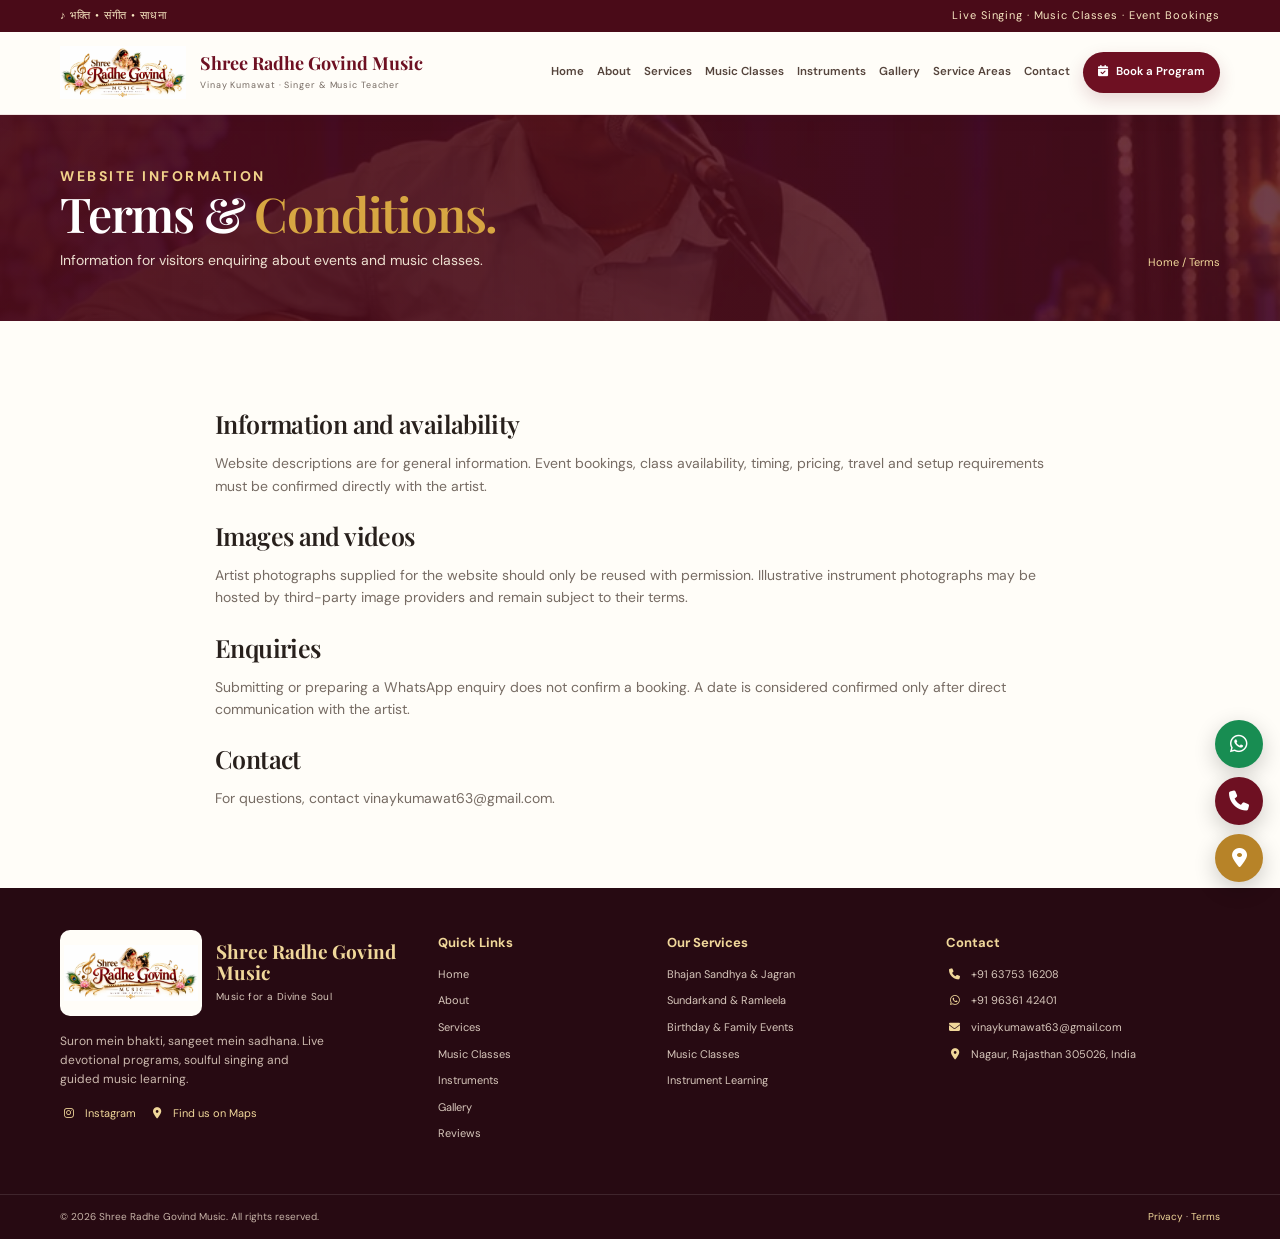
<file: terms.html>
<!doctype html><html lang="en"><head><meta charset="utf-8"><meta name="viewport" content="width=device-width,initial-scale=1"><meta name="theme-color" content="#6e1022"><meta name="description" content="Vinay Kumawat — Shree Radhe Govind Music. Bhajan Sandhya, devotional singing, live music, Bollywood songs and music learning in Nagaur, Rajasthan."><link rel="icon" type="image/svg+xml" href="assets/favicon.svg"><link rel="stylesheet" href="https://cdnjs.cloudflare.com/ajax/libs/font-awesome/6.5.2/css/all.min.css"><link rel="stylesheet" href="style.css"><title>Terms & Conditions | Shree Radhe Govind Music</title></head><body><header id="site-header" class="site-header"></header><main><section class="page-hero"><div class="wrap"><div><p class="eyebrow light">WEBSITE INFORMATION</p><h1>Terms & <em>Conditions.</em></h1><p>Information for visitors enquiring about events and music classes.</p></div><span class="breadcrumb">Home / Terms</span></div></section><section class="section"><div class="wrap legal-copy"><h2>Information and availability</h2><p>Website descriptions are for general information. Event bookings, class availability, timing, pricing, travel and setup requirements must be confirmed directly with the artist.</p><h2>Images and videos</h2><p>Artist photographs supplied for the website should only be reused with permission. Illustrative instrument photographs may be hosted by third-party image providers and remain subject to their terms.</p><h2>Enquiries</h2><p>Submitting or preparing a WhatsApp enquiry does not confirm a booking. A date is considered confirmed only after direct communication with the artist.</p><h2>Contact</h2><p>For questions, contact <a data-email href="#">vinaykumawat63@gmail.com</a>.</p></div></section></main><footer id="site-footer" class="site-footer"></footer><div id="floating-actions" class="floating-actions"></div><div class="mobile-bottom"><a class="call" href="tel:+916375316208"><i class="fa-solid fa-phone" aria-hidden="true"></i> Call Vinay</a><a class="wa" href="https://wa.me/919636142401" target="_blank" rel="noopener"><i class="fa-brands fa-whatsapp" aria-hidden="true"></i> WhatsApp</a></div><script src="config.js"></script><script src="common.js"></script></body></html>
</file>
<file: style.css>
@import url('https://fonts.googleapis.com/css2?family=DM+Sans:wght@400;500;600;700&family=Playfair+Display:wght@500;600;700&display=swap');
:root{--wine:#6e1022;--wine2:#4a0b18;--gold:#d7a642;--gold2:#f0d79a;--cream:#fff9ed;--paper:#fffdf8;--ink:#28201c;--muted:#766b63;--line:#eadfcd;--shadow:0 14px 40px rgba(66,26,20,.10);--radius:18px}*{box-sizing:border-box}html{scroll-behavior:smooth;scroll-padding-top:95px}body{margin:0;background:var(--paper);color:var(--ink);font-family:'DM Sans',sans-serif;line-height:1.6;font-size:15px}img{max-width:100%;display:block}a{color:inherit;text-decoration:none}button,input,select,textarea{font:inherit}.wrap{width:min(1160px,calc(100% - 40px));margin:auto}.topline{background:var(--wine2);color:#f8e8c2;font-size:11px;letter-spacing:.08em}.top-inner{display:flex;justify-content:space-between;padding:7px 0}.header-inner{min-height:82px;display:flex;align-items:center;justify-content:space-between;gap:24px}.site-header{background:#fffdf8;position:sticky;top:0;z-index:50;border-bottom:1px solid rgba(110,16,34,.1);box-shadow:0 4px 18px rgba(50,20,10,.04)}.brand{display:flex;align-items:center;gap:12px;min-width:220px}.brand img{width:76px;height:54px;object-fit:contain}.brand b{display:block;color:var(--wine);font-family:'Playfair Display',serif;font-size:17px;line-height:1.15}.brand small{display:block;font-size:9px;letter-spacing:.1em;color:var(--muted);margin-top:5px}.nav{display:flex;align-items:center;gap:17px}.nav>a{font-size:12px;font-weight:600;color:#55443c;transition:color .2s;white-space:nowrap}.nav>a:hover,.nav>a.active{color:var(--wine)}.nav .nav-book{background:var(--wine);color:white;padding:11px 15px;border-radius:999px;box-shadow:0 7px 18px #6e10222a}.menu-toggle{display:none;border:1px solid var(--line);background:white;color:var(--wine);border-radius:10px;padding:8px 11px;font-size:20px}.btn{display:inline-flex;align-items:center;justify-content:center;gap:12px;padding:12px 19px;border-radius:999px;font-weight:700;font-size:13px;border:1px solid transparent;transition:transform .25s,box-shadow .25s,background .25s}.btn:hover{transform:translateY(-3px);box-shadow:0 12px 24px #2d111322}.btn-gold{background:linear-gradient(135deg,#e8c46f,#c9952d);color:#3b210c}.btn-wine{background:var(--wine);color:white}.btn-outline{border-color:#e7c875;color:white;background:#ffffff12}.btn-light{background:white;color:var(--wine)}.eyebrow{font-size:10px;letter-spacing:.18em;text-transform:uppercase;color:#a77725;font-weight:700;margin:0 0 10px}.eyebrow.light{color:#f1d28b}h1,h2,h3,p{margin-top:0}h1,h2{font-family:'Playfair Display',serif;line-height:1.12;font-weight:600;letter-spacing:-.025em}h1{font-size:clamp(38px,5vw,64px);margin-bottom:18px}h2{font-size:clamp(29px,3.4vw,43px);margin-bottom:14px}h2 em,h1 em{color:var(--gold);font-style:normal}h3{font-size:17px;line-height:1.3;margin-bottom:8px}.muted{color:var(--muted)}.section{padding:64px 0}.section.compact{padding:46px 0}.section-tint{background:var(--cream)}.centered{text-align:center}.centered .muted{max-width:680px;margin:0 auto 26px}.section-heading{margin-bottom:26px}.section-heading.centered{max-width:800px;margin:0 auto 30px}.hero{min-height:530px;position:relative;display:flex;align-items:center;overflow:hidden;background:#2a0b13;color:white}.hero-bg{position:absolute;inset:0;background:linear-gradient(90deg,rgba(36,7,14,.93) 0%,rgba(50,8,20,.80) 43%,rgba(43,11,19,.18) 100%),url('assets/images/performance-guitar.webp') center 35%/cover no-repeat;transform:scale(1.02)}.hero-content{position:relative;width:min(1160px,calc(100% - 40px));margin:auto;padding:64px 0;max-width:1160px}.hero-content>*{max-width:610px}.hero-copy{color:#f0e6d9;font-size:16px;max-width:500px;margin-bottom:24px}.hero-actions{display:flex;gap:12px;flex-wrap:wrap}.hero-note{display:flex;align-items:center;gap:12px;margin-top:28px;color:#f9e5b5}.note-icon{font-size:26px;color:var(--gold)}.hero-note b,.hero-note small{display:block}.hero-note b{font-size:12px}.hero-note small{font-size:11px;color:#d4c2b2}.hero-side{position:absolute;right:5%;bottom:26px;color:#fff5d7;writing-mode:vertical-rl;letter-spacing:.22em;font-size:9px}.section-grid{display:grid;grid-template-columns:1fr 1fr;gap:54px;align-items:center}.photo-frame{position:relative;border-radius:20px;overflow:hidden;box-shadow:var(--shadow);background:#eee}.photo-frame img{width:100%;height:360px;object-fit:cover;transition:transform .6s}.photo-frame:hover img{transform:scale(1.035)}.photo-frame:after{content:'';position:absolute;inset:12px;border:1px solid #ffffff8c;border-radius:12px;pointer-events:none}.photo-tag{position:absolute;bottom:18px;left:18px;background:#fff9edee;color:var(--wine);border-radius:999px;padding:8px 13px;font-size:11px;font-weight:700}.signature{color:var(--wine);font-family:'Playfair Display',serif;font-style:italic;margin:18px 0}.signature span{color:var(--gold);font-size:22px}.text-link{display:inline-flex;gap:9px;color:var(--wine);font-size:13px;font-weight:700}.text-link:hover{gap:14px}.card-grid{display:grid;grid-template-columns:repeat(3,1fr);gap:18px}.card-grid.four{grid-template-columns:repeat(4,1fr)}.card{background:white;border:1px solid var(--line);border-radius:var(--radius);overflow:hidden;transition:transform .25s,box-shadow .25s,border-color .25s}.card:hover{transform:translateY(-5px);box-shadow:var(--shadow);border-color:#d8b66c}.card-body{padding:19px}.card p{font-size:13px;color:var(--muted);margin-bottom:12px}.card-image{height:180px;overflow:hidden;background:#eee}.card-image img{width:100%;height:100%;object-fit:cover;transition:transform .5s}.card:hover .card-image img{transform:scale(1.05)}.card-icon{width:44px;height:44px;border-radius:50%;display:grid;place-items:center;background:#f8eed9;color:var(--wine);font-size:21px;margin-bottom:12px}.kicker{font-size:9px;letter-spacing:.16em;color:#a77725;font-weight:700;text-transform:uppercase;margin-bottom:7px}.card-link{font-weight:700;color:var(--wine);font-size:12px}.split-banner{background:linear-gradient(90deg,rgba(50,8,20,.92),rgba(50,8,20,.68)),url('assets/images/performance-harmonium.webp') center 40%/cover;color:white;border-radius:24px;padding:36px 42px;display:flex;align-items:center;justify-content:space-between;gap:28px}.split-banner h2{font-size:32px;max-width:610px;margin-bottom:8px}.split-banner p{color:#eadfd2;margin-bottom:0;max-width:580px;font-size:13px}.service-list{display:grid;grid-template-columns:1fr 1fr;gap:12px}.list-row{display:flex;gap:14px;align-items:flex-start;background:white;border:1px solid var(--line);border-radius:14px;padding:17px}.list-num{flex:0 0 34px;height:34px;border-radius:50%;display:grid;place-items:center;background:#f8eed9;color:var(--wine);font-size:11px;font-weight:700}.list-row p{font-size:12px;color:var(--muted);margin:0}.list-row h3{font-size:15px}.stats{display:grid;grid-template-columns:repeat(3,1fr);gap:12px;margin-top:26px}.stat{padding:18px;background:#fff8e9;border:1px solid #efdfbd;border-radius:14px}.stat b{display:block;font-family:'Playfair Display',serif;font-size:23px;color:var(--wine)}.stat span{font-size:11px;color:var(--muted)}.quote-card{padding:24px;border:1px solid var(--line);border-radius:17px;background:#fff;box-shadow:0 7px 24px #39111a08}.stars{color:#c48b20;letter-spacing:2px;margin-bottom:12px}.quote-card p{font-size:13px;color:#63564f}.quote-card h3{font-size:14px;margin-bottom:2px}.quote-card small{font-size:11px;color:#8b7b70}.quote-mark{font-family:'Playfair Display',serif;font-size:38px;line-height:.8;color:#dfc27d}.gallery-grid{display:grid;grid-template-columns:repeat(3,1fr);gap:15px}.gallery-item{position:relative;min-height:230px;border-radius:16px;overflow:hidden;background:#eee;cursor:pointer}.gallery-item[hidden]{display:none}.gallery-item img{position:absolute;inset:0;width:100%;height:100%;object-fit:cover;transition:transform .5s}.gallery-item:hover img{transform:scale(1.06)}.gallery-overlay{position:absolute;inset:0;background:linear-gradient(0deg,#250812d9,transparent 68%);display:flex;flex-direction:column;justify-content:flex-end;padding:18px;color:white}.gallery-overlay small{font-size:10px;color:#f1d28b;letter-spacing:.1em}.gallery-overlay b{font-family:'Playfair Display',serif;font-size:19px}.filter-wrap{display:flex;flex-wrap:wrap;gap:8px;margin-bottom:20px}.filter-wrap button{border:1px solid var(--line);background:white;border-radius:999px;padding:8px 13px;color:#68564d;font-size:11px;cursor:pointer}.filter-wrap button.selected,.filter-wrap button:hover{background:var(--wine);color:white;border-color:var(--wine)}.video-card{border-radius:16px;overflow:hidden;background:#fff;border:1px solid var(--line)}.video-thumb{height:190px;position:relative;background:linear-gradient(135deg,#4c0c1b,#b37b28);display:grid;place-items:center;color:#fff}.video-thumb img{position:absolute;inset:0;width:100%;height:100%;object-fit:cover;opacity:.72}.play{position:relative;width:54px;height:54px;display:grid;place-items:center;border-radius:50%;background:#ffffffdd;color:var(--wine);font-size:20px;padding-left:3px;box-shadow:0 8px 24px #0003}.video-meta{padding:15px}.video-meta p{font-size:11px;color:var(--muted);margin:0}.instrument-band{background:var(--wine2);color:white;padding:48px 0;position:relative;overflow:hidden}.instrument-band:after{content:'♫';position:absolute;right:8%;top:-42px;font-size:200px;color:#ffffff0a}.instrument-inner{display:flex;align-items:center;justify-content:space-between;gap:30px;position:relative;z-index:1}.instrument-inner h2{margin:0}.instrument-pills{display:flex;gap:8px;flex-wrap:wrap;max-width:450px}.instrument-pills span{border:1px solid #e8c67577;border-radius:999px;padding:9px 14px;font-size:12px;color:#f7e8c8}.testimonial-grid{display:grid;grid-template-columns:repeat(3,1fr);gap:16px}.cta{position:relative;overflow:hidden;color:white;background:linear-gradient(90deg,#4b0a19ef,#4b0a19c4),url('assets/images/performance-stage.webp') center 40%/cover;border-radius:22px;padding:40px}.cta h2{max-width:650px}.cta p{color:#f1e2d4;max-width:650px}.cta-actions{display:flex;gap:10px;flex-wrap:wrap}.page-hero{padding:50px 0;background:linear-gradient(90deg,#4a0b18f2,#4a0b18c9),url('assets/images/performance-guitar.webp') center 42%/cover;color:white}.page-hero .wrap{display:flex;align-items:end;justify-content:space-between;gap:25px}.page-hero h1{font-size:clamp(34px,4vw,48px);margin-bottom:8px}.page-hero p{max-width:680px;color:#eddfd0;margin:0;font-size:14px}.breadcrumb{font-size:11px;color:#f0d79a;white-space:nowrap}.form-shell{display:grid;grid-template-columns:.8fr 1.2fr;gap:30px;align-items:start}.contact-panel{background:var(--wine2);color:white;padding:28px;border-radius:20px}.contact-panel h2{font-size:30px}.contact-panel p{color:#e5d4c5;font-size:13px}.contact-line{padding:13px 0;border-bottom:1px solid #ffffff22;font-size:12px;overflow-wrap:anywhere}.contact-line b{display:block;color:#e9c46e;font-size:10px;text-transform:uppercase;letter-spacing:.1em;margin-bottom:4px}.form-card{padding:26px;background:white;border:1px solid var(--line);border-radius:20px;box-shadow:var(--shadow)}.form-grid{display:grid;grid-template-columns:1fr 1fr;gap:14px}.field{display:flex;flex-direction:column;gap:6px}.field.full{grid-column:1/-1}.field label{font-size:11px;font-weight:700;color:#59443c}.field input,.field select,.field textarea{width:100%;border:1px solid #e5d9c9;border-radius:10px;padding:11px 12px;background:#fffdf9;outline:none;font-size:13px}.field input:focus,.field select:focus,.field textarea:focus{border-color:#b88937;box-shadow:0 0 0 3px #d7a6421f}.field textarea{min-height:90px;resize:vertical}.form-note{font-size:11px;color:#6c5c4f;margin:10px 0 0}.faq-list{max-width:850px;margin:auto}.faq-item{border-bottom:1px solid var(--line)}.faq-question{width:100%;text-align:left;background:none;border:0;padding:18px 0;display:flex;justify-content:space-between;gap:20px;align-items:center;font-weight:700;color:var(--ink);cursor:pointer}.faq-question span:last-child{color:var(--wine);font-size:20px}.faq-answer{display:none;color:var(--muted);font-size:13px;max-width:760px;padding:0 0 18px}.faq-item.expanded .faq-answer{display:block}.faq-item.expanded .faq-question span:last-child{transform:rotate(45deg)}.area-tabs{display:grid;grid-template-columns:repeat(3,1fr);gap:16px}.area-card{border:1px solid var(--line);border-radius:17px;padding:22px;background:#fff}.area-card .area-icon{font-size:24px;color:var(--gold)}.area-card p{font-size:12px;color:var(--muted)}.area-card ul{padding-left:17px;color:#68564d;font-size:12px}.site-footer{background:#270a12;color:#fff0da;margin-top:0}.footer-main{padding:42px 0;display:grid;grid-template-columns:1.4fr .8fr 1fr 1.1fr;gap:30px}.footer-brand p{font-size:12px;color:#cbb8ad;max-width:270px;margin:16px 0}.footer-logo img{width:68px;height:48px;background:#fffdf8;border-radius:8px}.footer-logo b{color:#f0d79a}.footer-logo small{color:#d8c7ba}.footer-main h3{font-size:13px;color:#f0d79a;margin:5px 0 14px}.footer-link{display:block;color:#d7c7bb;font-size:11px;margin:9px 0;overflow-wrap:anywhere}.footer-link:hover,.socials a:hover{color:#f0d79a}.socials{display:flex;gap:12px;flex-wrap:wrap}.socials a{font-size:11px;color:#f0d79a}.footer-bottom{border-top:1px solid #ffffff1c;font-size:10px;color:#c7b4a8}.bottom-inner{display:flex;justify-content:space-between;padding:14px 0;gap:12px}.bottom-inner a{color:#f0d79a}.floating-actions{position:fixed;right:17px;bottom:18px;z-index:70;display:flex;flex-direction:column;gap:9px}.floating-actions a{width:48px;height:48px;display:grid;place-items:center;border-radius:50%;font-size:22px;color:white;box-shadow:0 7px 22px #0003;transition:transform .2s}.floating-actions a:hover{transform:scale(1.08)}.float-wa{background:#188d52}.float-call{background:var(--wine)}.mobile-bottom{display:none}.reveal{opacity:0;transform:translateY(18px);transition:opacity .65s ease,transform .65s ease}.reveal.is-visible{opacity:1;transform:none}.delay-1{transition-delay:.08s}.delay-2{transition-delay:.16s}.delay-3{transition-delay:.24s}.notice{padding:13px 16px;background:#fff5d8;border-left:3px solid var(--gold);font-size:12px;color:#644a1f;border-radius:7px}.legal-copy{max-width:850px}.legal-copy h2{font-size:25px;margin-top:25px}.legal-copy p{color:var(--muted);font-size:14px}
@media(max-width:1100px){.nav{gap:11px}.nav>a{font-size:11px}.brand{min-width:195px}.brand img{width:64px}.card-grid.four{grid-template-columns:repeat(2,1fr)}}
@media(max-width:900px){.menu-toggle{display:block}.nav{display:none;position:absolute;left:0;right:0;top:100%;background:#fffdf8;border-bottom:1px solid var(--line);padding:14px 20px 20px;box-shadow:0 16px 24px #240a1220;flex-direction:column;align-items:stretch;gap:0}.nav.open{display:flex}.nav>a{padding:11px 4px;font-size:13px}.nav .nav-book{text-align:center;margin-top:8px}.section{padding:48px 0}.section-grid{gap:30px}.card-grid{grid-template-columns:repeat(2,1fr)}.testimonial-grid{grid-template-columns:repeat(2,1fr)}.footer-main{grid-template-columns:repeat(2,1fr)}.page-hero .wrap{align-items:start;flex-direction:column}.form-shell{grid-template-columns:1fr}.hero{min-height:500px}.hero-bg{background-position:60% center}.hero-content{padding:55px 0}.instrument-inner{align-items:flex-start;flex-direction:column}.area-tabs{grid-template-columns:1fr 1fr}}
@media(max-width:600px){.wrap{width:calc(100% - 30px)}.top-inner{justify-content:center}.top-inner span:last-child{display:none}.header-inner{min-height:72px;gap:10px}.brand{min-width:0;gap:8px}.brand img{width:53px;height:43px}.brand b{font-size:14px}.brand small{font-size:8px;letter-spacing:.04em}.hero{min-height:530px}.hero-bg{background:linear-gradient(90deg,rgba(36,7,14,.92),rgba(50,8,20,.72)),url('assets/images/performance-stage.webp') 58% center/cover no-repeat}.hero-content{padding:45px 0}.hero-content>*{max-width:100%}h1{font-size:39px}h2{font-size:31px}.hero-copy{font-size:14px}.hero-actions .btn{padding:11px 15px;font-size:12px}.section{padding:40px 0}.section.compact{padding:32px 0}.section-grid{grid-template-columns:1fr;gap:24px}.section-grid .photo-frame{order:-1}.photo-frame img{height:290px}.card-grid,.card-grid.four{grid-template-columns:1fr 1fr;gap:10px}.card-image{height:125px}.card-body{padding:13px}.card-body h3{font-size:14px}.card p{font-size:11px}.card-icon{width:36px;height:36px;font-size:18px}.service-list{grid-template-columns:1fr}.split-banner{padding:26px 22px;display:block;border-radius:17px}.split-banner h2{font-size:27px}.split-banner .btn{margin-top:16px}.stats{gap:8px}.stat{padding:12px}.stat b{font-size:20px}.stat span{font-size:9px}.gallery-grid{grid-template-columns:1fr 1fr;gap:10px}.gallery-item{min-height:175px}.gallery-overlay{padding:12px}.gallery-overlay b{font-size:15px}.testimonial-grid{grid-template-columns:1fr}.instrument-band{padding:34px 0}.instrument-pills{gap:7px}.instrument-pills span{font-size:11px;padding:8px 11px}.cta{padding:27px 22px}.page-hero{padding:36px 0}.page-hero h1{font-size:35px}.page-hero p{font-size:12px}.form-card,.contact-panel{padding:20px}.form-grid{grid-template-columns:1fr}.field.full{grid-column:auto}.area-tabs{grid-template-columns:1fr}.footer-main{grid-template-columns:1fr 1fr;gap:22px 18px;padding:32px 0}.footer-main>div:first-child{grid-column:1/-1}.footer-brand p{max-width:100%}.bottom-inner{flex-direction:column;gap:5px}.floating-actions{right:12px;bottom:72px}.floating-actions a{width:43px;height:43px}.mobile-bottom{display:flex;position:fixed;bottom:0;left:0;right:0;z-index:65;background:#fffdf8;border-top:1px solid var(--line);padding:8px 12px;gap:9px;box-shadow:0 -4px 18px #220a1010}.mobile-bottom a{flex:1;text-align:center;padding:10px 6px;border-radius:999px;font-size:12px;font-weight:700}.mobile-bottom .call{border:1px solid var(--wine);color:var(--wine)}.mobile-bottom .wa{background:#188d52;color:white}body{padding-bottom:56px}.topline{font-size:10px}.filter-wrap{gap:6px}.filter-wrap button{padding:7px 10px;font-size:10px}.video-thumb{height:150px}.quote-card{padding:19px}}
@media(prefers-reduced-motion:reduce){*,*:before,*:after{scroll-behavior:auto!important;animation:none!important;transition:none!important}.reveal{opacity:1;transform:none}}

/* Requested refinements: clearer shared branding, Font Awesome actions and gallery lightbox */
.brand{gap:14px;min-width:260px}
.brand img{width:100px;height:72px;object-fit:contain;flex:0 0 auto}
.brand b{font-size:18px}
.nav{gap:15px}
.nav>a{font-size:12px}
.footer-logo{min-width:0;gap:14px}
.footer-logo img{width:112px;height:82px;object-fit:contain;background:#fffdf8;border-radius:10px;padding:4px}
.footer-logo b{font-size:19px}
.footer-logo small{font-size:10px;letter-spacing:.04em}
.footer-link i,.socials i{width:17px;margin-right:5px;text-align:center;color:var(--gold2)}
.nav-book i{margin-right:5px}
.floating-actions a{font-size:20px}
.float-wa{background:#188d52}.float-call{background:var(--wine)}.float-location{background:#b78328}
.mobile-bottom i{margin-right:5px}
.image-lightbox{position:fixed;inset:0;z-index:200;background:rgba(15,5,9,.94);display:none;align-items:center;justify-content:center;padding:60px 76px 75px}
.image-lightbox.open{display:flex}
.image-lightbox .lightbox-image{max-width:min(92vw,1400px);max-height:calc(100vh - 130px);width:auto;height:auto;object-fit:contain;border-radius:5px;box-shadow:0 15px 55px #0008}
.image-lightbox button{position:absolute;border:0;width:46px;height:46px;border-radius:50%;display:grid;place-items:center;background:#fff;color:var(--wine);font-size:21px;cursor:pointer;box-shadow:0 5px 20px #0004;transition:transform .2s,background .2s}
.image-lightbox button:hover{transform:scale(1.07);background:var(--gold2)}
.image-lightbox .lightbox-close{top:20px;right:22px;font-size:25px}
.image-lightbox .lightbox-prev{left:20px;top:50%;transform:translateY(-50%)}
.image-lightbox .lightbox-next{right:20px;top:50%;transform:translateY(-50%)}
.image-lightbox .lightbox-prev:hover,.image-lightbox .lightbox-next:hover{transform:translateY(-50%) scale(1.07)}
.lightbox-caption{position:absolute;bottom:20px;left:70px;right:70px;text-align:center;color:#fff2d6;font-size:14px;letter-spacing:.04em}
body.lightbox-open{overflow:hidden}
@media(max-width:1100px){.header-inner{gap:14px}.brand{min-width:220px}.brand img{width:88px;height:66px}.brand b{font-size:16px}.nav{gap:11px}.nav>a{font-size:11px}}
@media(max-width:900px){.header-inner{min-height:88px}.brand{min-width:0}.brand img{width:88px;height:66px}.brand b{font-size:17px}.nav{gap:0}}
@media(max-width:600px){.brand{gap:8px}.brand img{width:68px;height:56px}.brand b{font-size:14px}.brand small{font-size:8px}.footer-logo img{width:90px;height:68px}.footer-logo b{font-size:16px}.footer-logo small{font-size:9px}.image-lightbox{padding:56px 12px 70px}.image-lightbox .lightbox-image{max-width:96vw;max-height:calc(100vh - 145px)}.image-lightbox button{width:39px;height:39px;font-size:18px}.image-lightbox .lightbox-close{top:12px;right:12px}.image-lightbox .lightbox-prev{left:8px}.image-lightbox .lightbox-next{right:8px}.lightbox-caption{bottom:17px;left:45px;right:45px;font-size:12px}}
@media(min-width:1101px){.brand img{width:126px;height:72px}.brand{min-width:300px}.nav{gap:13px}.nav>a{font-size:11.5px}}
.footer-logo img{width:142px;height:86px}
@media(max-width:900px){.brand img{width:105px;height:68px}}
@media(max-width:600px){.brand img{width:78px;height:58px}.footer-logo img{width:105px;height:72px}}
.card-icon i{line-height:1}
</file>
